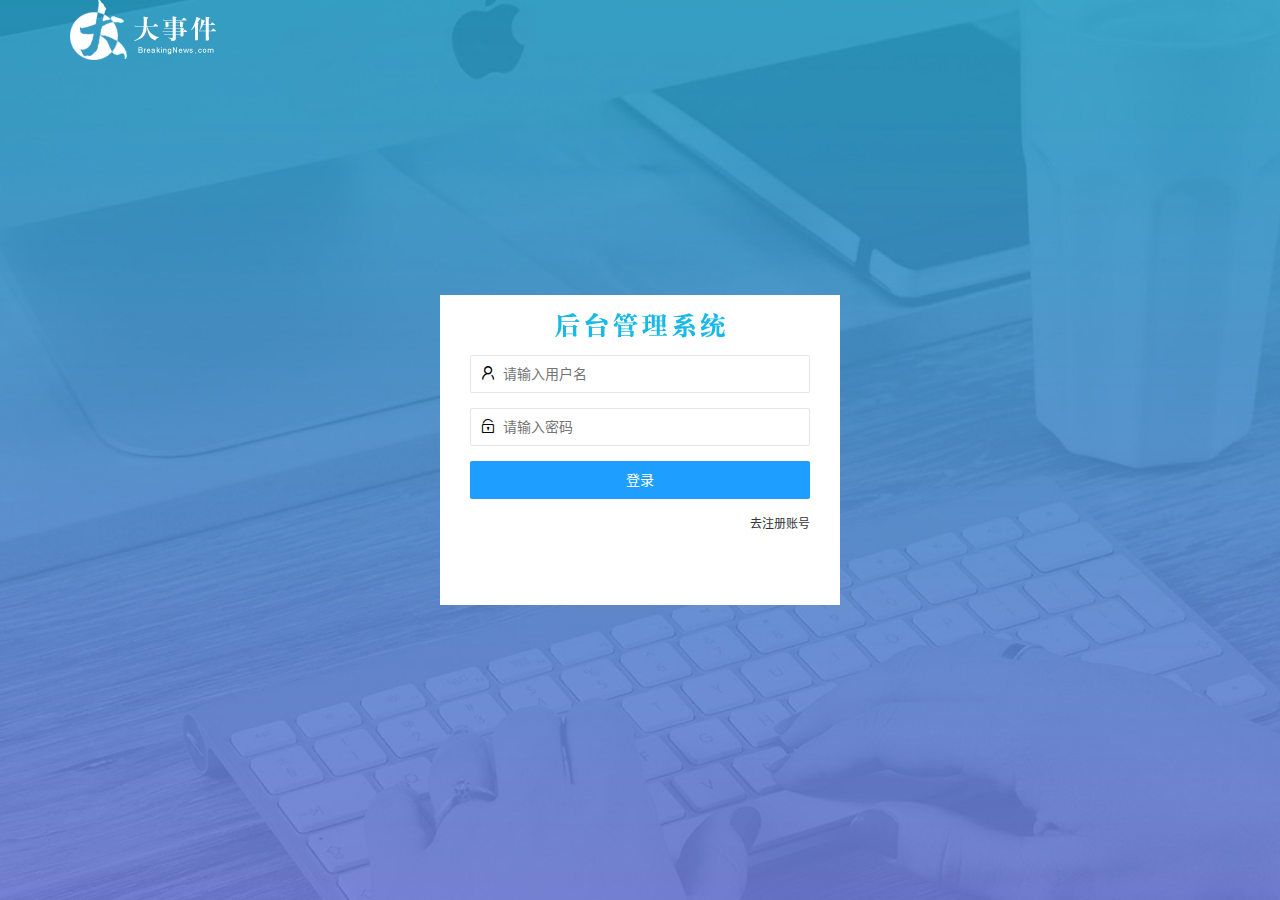
<file: login.html>
<!DOCTYPE html>
<html lang="zh-CN">

<head>
    <meta charset="UTF-8">
    <meta name="viewport"
        content="width=device-width, user-scalable=no, initial-scale=1.0, maximum-scale=1.0, minimum-scale=1.0">
    <meta http-equiv="X-UA-Compatible" content="ie=edge">
    <title>大事件-登录/注册</title>
    <!-- 导入layui的样式 -->
    <link rel="stylesheet" href="./assets/lib/layui/css/layui.css">
    <!-- 导入自己的样式表 -->
    <link rel="stylesheet" href="./assets/css/login.css">
</head>

<body>
    <!-- 头部 logo 区域 -->
    <div class="layui-main">
        <img src="./assets/images/logo.png" alt="">
    </div>

    <!-- 登录注册区域 -->
    <div class="loginAndRegBox">
        <div class="title-box"></div>
        <!-- 登录 -->
        <div class="login-box">
            <!-- 登录表单 -->
            <form class="layui-form" action="" id="form_login">
                <!-- 用户名输入框 -->
                <div class="layui-form-item">
                    <i class="layui-icon layui-icon-username"></i>
                    <input type="text" name="username" required lay-verify="required" placeholder="请输入用户名"
                        autocomplete="off" class="layui-input" id="username">
                </div>
                <!-- 密码输入框 -->
                <div class="layui-form-item">
                    <i class="layui-icon layui-icon-password"></i>
                    <input type="password" name="password" required lay-verify="required|pwd" placeholder="请输入密码"
                        autocomplete="off" class="layui-input" id="pwd">
                </div>
                <!-- 登录按钮 -->
                <div class="layui-form-item">
                    <button class="layui-btn layui-btn-normal layui-btn-fluid" lay-submit id="btn_login">登录</button>
                </div>
                <!-- 去注册 -->
                <div class="layui-form-item links">
                    <a href="javascript:;" id="link_reg">去注册账号</a>
                </div>
            </form>
        </div>
        <!-- 注册 -->
        <div class="reg-box">
            <form class="layui-form" action="" id="form_reg">
                <!-- 用户名输入框 -->
                <div class="layui-form-item">
                    <i class="layui-icon layui-icon-username"></i>
                    <input type="text" name="username" required lay-verify="required" placeholder="请输入用户名"
                        autocomplete="off" class="layui-input">
                </div>
                <!-- 密码输入框 -->
                <div class="layui-form-item">
                    <i class="layui-icon layui-icon-password"></i>
                    <input type="password" name="password" required lay-verify="required|pwd" placeholder="请输入密码"
                        autocomplete="off" class="layui-input">
                </div>
                <!-- 确认密码 -->
                <div class="layui-form-item">
                    <i class="layui-icon layui-icon-password"></i>
                    <input type="password" name="repassword" required lay-verify="required|pwd|repwd" placeholder="再次输入密码"
                        autocomplete="off" class="layui-input">
                </div>
                <!-- 注册按钮 -->
                <div class="layui-form-item">
                    <button class="layui-btn layui-btn-normal layui-btn-fluid" lay-submit id="btn_reg">注册</button>
                </div>
                <!-- 去登陆 -->
                <div class="layui-form-item links">
                    <a href="javascript:;" id="link_login">去登录</a>
                </div>
            </form>
        </div>
    </div>


    <!-- 导入Layui JS -->
    <script src="./assets/lib/layui/layui.all.js"></script>
    <!-- 导入jQuery -->
    <script src="./assets/lib/jquery.js"></script>
    <!-- 导入baseAPI.js -->
    <script src="./assets/js/baseAPI.js"></script>
    <!-- 导入JS -->
    <script src="./assets/js/login.js"></script>
</body>

</html>
</file>
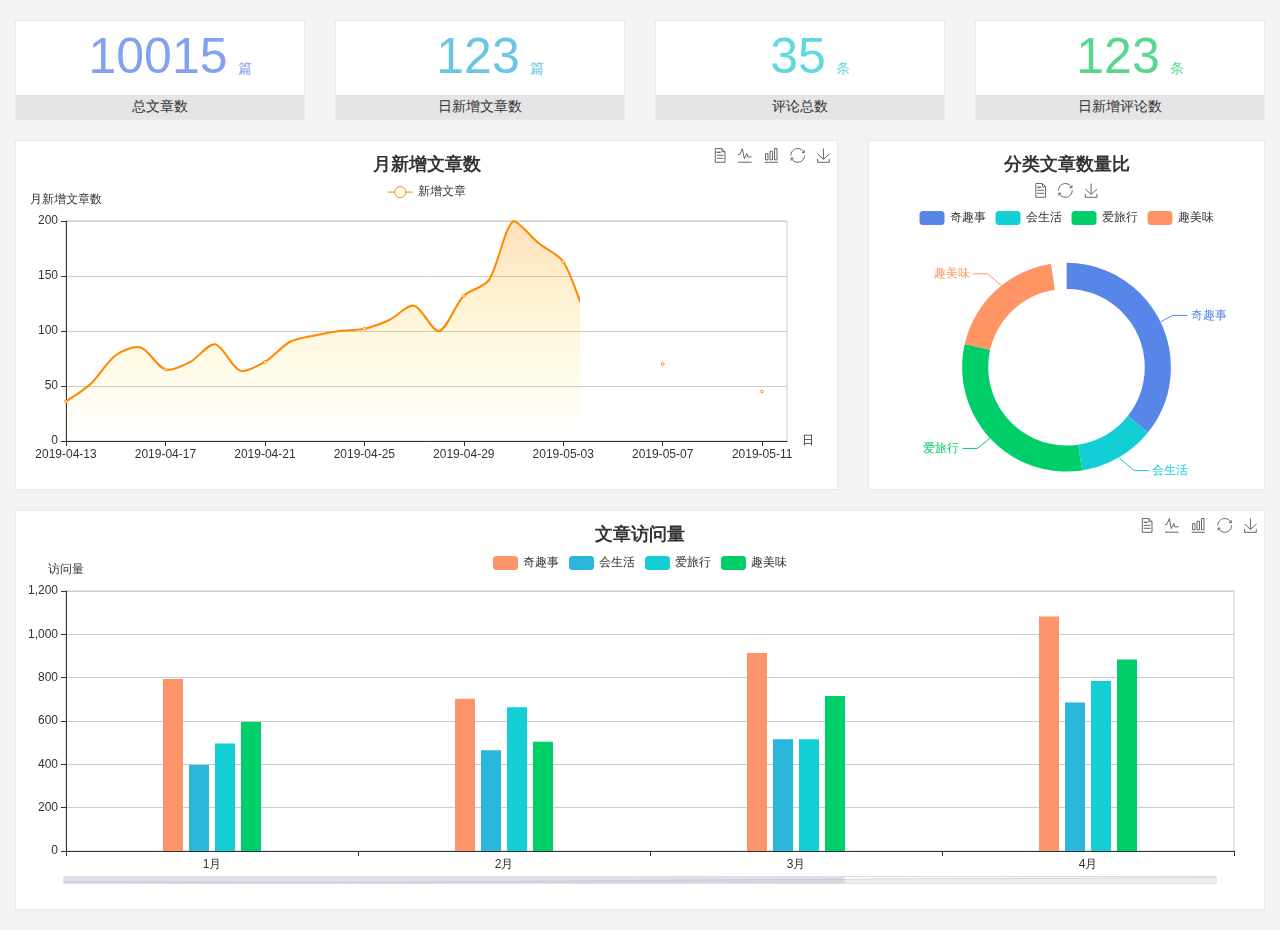
<file: home/dashboard.html>
<!DOCTYPE html>
<html lang="en">

<head>
  <meta charset="UTF-8">
  <meta name="viewport" content="width=device-width, initial-scale=1.0">
  <meta http-equiv="X-UA-Compatible" content="ie=edge">
  <title>图表统计</title>
  <link rel="stylesheet" href="../../assets/lib/bootstrap.css" />
  <link rel="stylesheet" href="../../assets/lib/main.css" />
  <script src="../../assets/lib/jquery.js"></script>
  <script type="text/javascript" src="../../assets/lib/echarts.min.js"></script>
</head>

<body>
  <div class="container-fluid">
    <div class="row spannel_list">
      <div class="col-sm-3 col-xs-6">
        <div class="spannel">
          <em>10015</em><span>篇</span>
          <b>总文章数</b>
        </div>
      </div>
      <div class="col-sm-3 col-xs-6">
        <div class="spannel scolor01">
          <em>123</em><span>篇</span>
          <b>日新增文章数</b>
        </div>
      </div>
      <div class="col-sm-3 col-xs-6">
        <div class="spannel scolor02">
          <em>35</em><span>条</span>
          <b>评论总数</b>
        </div>
      </div>
      <div class="col-sm-3 col-xs-6">
        <div class="spannel scolor03">
          <em>123</em><span>条</span>
          <b>日新增评论数</b>
        </div>
      </div>
    </div>
  </div>

  <div class="container-fluid">
    <div class="row curve-pie">
      <div class="col-lg-8 col-md-8">
        <div class="gragh_pannel" id="curve_show"></div>
      </div>
      <div class="col-lg-4 col-md-4">
        <div class="gragh_pannel" id="pie_show"></div>
      </div>
    </div>
  </div>

  <div class="container-fluid">
    <div class="column_pannel" id="column_show"></div>
  </div>

  <script>
    var oChart = echarts.init(document.getElementById('curve_show'));
    var aList_all = [
      { 'count': 36, 'date': '2019-04-13' },
      { 'count': 52, 'date': '2019-04-14' },
      { 'count': 78, 'date': '2019-04-15' },
      { 'count': 85, 'date': '2019-04-16' },
      { 'count': 65, 'date': '2019-04-17' },
      { 'count': 72, 'date': '2019-04-18' },
      { 'count': 88, 'date': '2019-04-19' },
      { 'count': 64, 'date': '2019-04-20' },
      { 'count': 72, 'date': '2019-04-21' },
      { 'count': 90, 'date': '2019-04-22' },
      { 'count': 96, 'date': '2019-04-23' },
      { 'count': 100, 'date': '2019-04-24' },
      { 'count': 102, 'date': '2019-04-25' },
      { 'count': 110, 'date': '2019-04-26' },
      { 'count': 123, 'date': '2019-04-27' },
      { 'count': 100, 'date': '2019-04-28' },
      { 'count': 132, 'date': '2019-04-29' },
      { 'count': 146, 'date': '2019-04-30' },
      { 'count': 200, 'date': '2019-05-01' },
      { 'count': 180, 'date': '2019-05-02' },
      { 'count': 163, 'date': '2019-05-03' },
      { 'count': 110, 'date': '2019-05-04' },
      { 'count': 80, 'date': '2019-05-05' },
      { 'count': 82, 'date': '2019-05-06' },
      { 'count': 70, 'date': '2019-05-07' },
      { 'count': 65, 'date': '2019-05-08' },
      { 'count': 54, 'date': '2019-05-09' },
      { 'count': 40, 'date': '2019-05-10' },
      { 'count': 45, 'date': '2019-05-11' },
      { 'count': 38, 'date': '2019-05-12' },
    ];

    let aCount = [];
    let aDate = [];

    for (var i = 0; i < aList_all.length; i++) {
      aCount.push(aList_all[i].count);
      aDate.push(aList_all[i].date);
    }

    var chartopt = {
      title: {
        text: '月新增文章数',
        left: 'center',
        top: '10'
      },
      tooltip: {
        trigger: 'axis'
      },
      legend: {
        data: ['新增文章'],
        top: '40'
      },
      toolbox: {
        show: true,
        feature: {
          mark: { show: true },
          dataView: { show: true, readOnly: false },
          magicType: { show: true, type: ['line', 'bar'] },
          restore: { show: true },
          saveAsImage: { show: true }
        }
      },
      calculable: true,
      xAxis: [
        {
          name: '日',
          type: 'category',
          boundaryGap: false,
          data: aDate
        }
      ],
      yAxis: [
        {
          name: '月新增文章数',
          type: 'value'
        }
      ],
      series: [
        {
          name: '新增文章',
          type: 'line',
          smooth: true,
          itemStyle: { normal: { areaStyle: { type: 'default' }, color: '#f80' }, lineStyle: { color: '#f80' } },
          data: aCount
        }],
      areaStyle: {
        normal: {
          color: new echarts.graphic.LinearGradient(0, 0, 0, 1, [{
            offset: 0,
            color: 'rgba(255,136,0,0.39)'
          }, {
            offset: .34,
            color: 'rgba(255,180,0,0.25)'
          }, {
            offset: 1,
            color: 'rgba(255,222,0,0.00)'
          }])

        }
      },
      grid: {
        show: true,
        x: 50,
        x2: 50,
        y: 80,
        height: 220
      }
    };

    oChart.setOption(chartopt);


    var oPie = echarts.init(document.getElementById('pie_show'));
    var oPieopt =
    {
      title: {
        top: 10,
        text: '分类文章数量比',
        x: 'center'
      },
      tooltip: {
        trigger: 'item',
        formatter: "{a} <br/>{b} : {c} ({d}%)"
      },
      color: ['#5885e8', '#13cfd5', '#00ce68', '#ff9565'],
      legend: {
        x: 'center',
        top: 65,
        data: ['奇趣事', '会生活', '爱旅行', '趣美味']
      },
      toolbox: {
        show: true,
        x: 'center',
        top: 35,
        feature: {
          mark: { show: true },
          dataView: { show: true, readOnly: false },
          magicType: {
            show: true,
            type: ['pie', 'funnel'],
            option: {
              funnel: {
                x: '25%',
                width: '50%',
                funnelAlign: 'left',
                max: 1548
              }
            }
          },
          restore: { show: true },
          saveAsImage: { show: true }
        }
      },
      calculable: true,
      series: [
        {
          name: '访问来源',
          type: 'pie',
          radius: ['45%', '60%'],
          center: ['50%', '65%'],
          data: [
            { value: 300, name: '奇趣事' },
            { value: 100, name: '会生活' },
            { value: 260, name: '爱旅行' },
            { value: 180, name: '趣美味' }
          ]
        }
      ]
    };
    oPie.setOption(oPieopt);



    var oColumn = this.echarts.init(document.getElementById('column_show'));
    var oColumnopt =
    {
      title: {
        text: '文章访问量',
        left: 'center',
        top: '10'
      },
      tooltip: {
        trigger: 'axis'
      },
      legend: {
        data: ['奇趣事', '会生活', '爱旅行', '趣美味'],
        top: '40'
      },
      toolbox: {
        show: true,
        feature: {
          mark: { show: true },
          dataView: { show: true, readOnly: false },
          magicType: { show: true, type: ['line', 'bar'] },
          restore: { show: true },
          saveAsImage: { show: true }
        }
      },
      calculable: true,
      xAxis: [
        {
          type: 'category',
          data: ['1月', '2月', '3月', '4月', '5月']
        }
      ],
      yAxis: [
        {
          name: '访问量',
          type: 'value'
        }
      ],
      series: [
        {
          name: '奇趣事',
          type: 'bar',
          barWidth: 20,
          itemStyle: {
            normal: { areaStyle: { type: 'default' }, color: '#fd956a' }
          },
          data: [800, 708, 920, 1090, 1200]
        },
        {
          name: '会生活',
          type: 'bar',
          barWidth: 20,
          itemStyle: {
            normal: { areaStyle: { type: 'default' }, color: '#2bb6db' }
          },
          data: [400, 468, 520, 690, 800]
        },
        {
          name: '爱旅行',
          type: 'bar',
          barWidth: 20,
          itemStyle: {
            normal: { areaStyle: { type: 'default' }, color: '#13cfd5' }
          },
          data: [500, 668, 520, 790, 900]
        },
        {
          name: '趣美味',
          type: 'bar',
          barWidth: 20,
          itemStyle: {
            normal: { areaStyle: { type: 'default' }, color: '#00ce68' }
          },
          data: [600, 508, 720, 890, 1000]
        }
      ],
      grid: {
        show: true,
        x: 50,
        x2: 30,
        y: 80,
        height: 260
      },
      dataZoom: [//给x轴设置滚动条
        {
          start: 0,//默认为0
          end: 100 - 1000 / 31,//默认为100
          type: 'slider',
          show: true,
          xAxisIndex: [0],
          handleSize: 0,//滑动条的 左右2个滑动条的大小
          height: 8,//组件高度
          left: 45, //左边的距离
          right: 50,//右边的距离
          bottom: 26,//右边的距离
          handleColor: '#ddd',//h滑动图标的颜色
          handleStyle: {
            borderColor: "#cacaca",
            borderWidth: "1",
            shadowBlur: 2,
            background: "#ddd",
            shadowColor: "#ddd",
          }
        }]
    };
    oColumn.setOption(oColumnopt);
  </script>
</body>

</html>
</file>
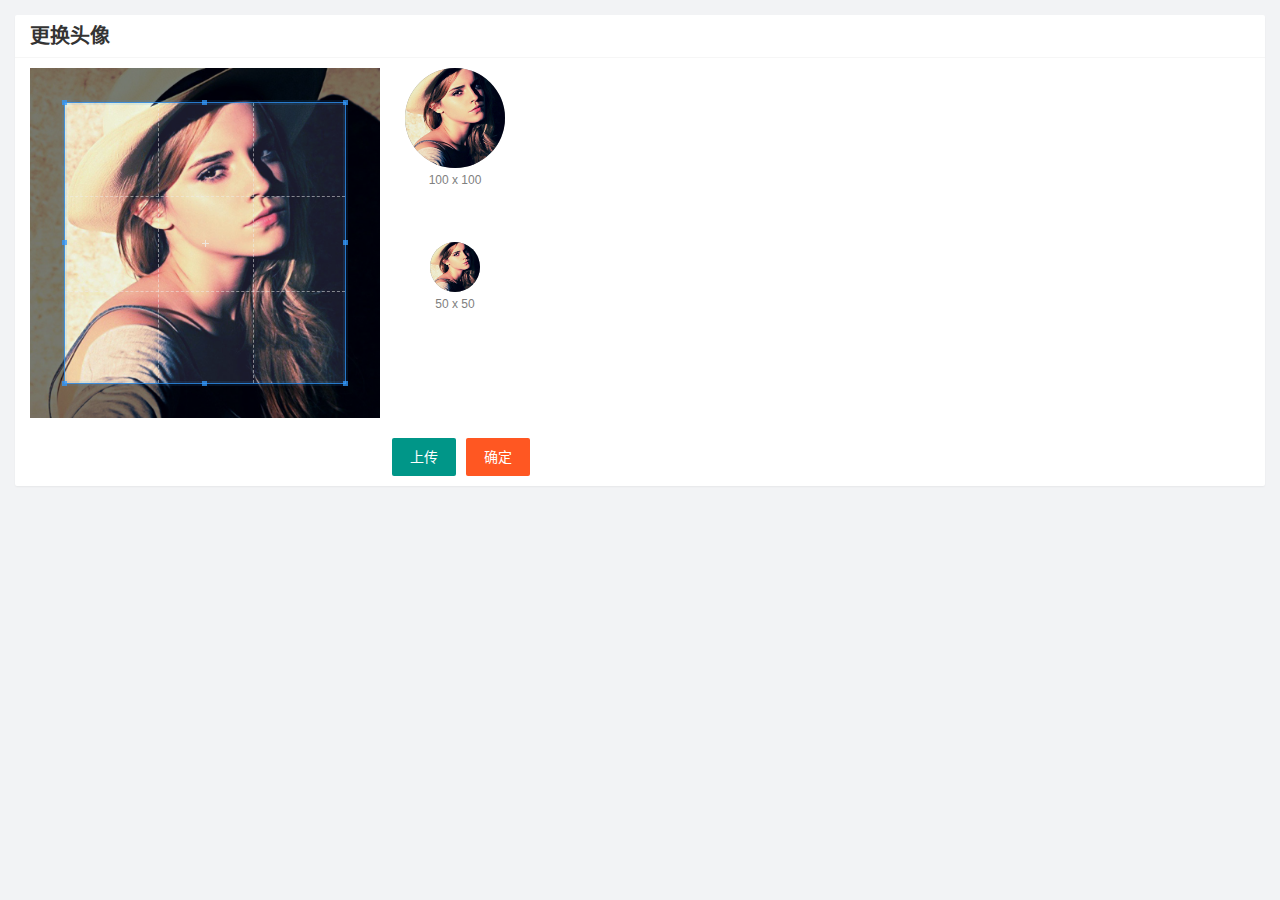
<file: user/user.avatar.html>
<!DOCTYPE html>
<html lang="zh-CN">

<head>
    <meta charset="UTF-8">
    <meta name="viewport"
        content="width=device-width, user-scalable=no, initial-scale=1.0, maximum-scale=1.0, minimum-scale=1.0">
    <meta http-equiv="X-UA-Compatible" content="ie=edge">
    <title>Document</title>
    <link rel="stylesheet" href="../assets/lib/cropper/cropper.css">
    <link rel="stylesheet" href="../assets/lib/layui/css/layui.css">
    <link rel="stylesheet" href="../assets/css/user/user.avatar.css">
</head>

<body>
    <div class="layui-card">
        <div class="layui-card-header">更换头像</div>
        <div class="layui-card-body">
            <!-- 第一行的图片裁剪和预览区域 -->
            <div class="row1">
                <!-- 图片裁剪区域 -->
                <div class="cropper-box">
                    <!-- 这个 img 标签很重要，将来会把它初始化为裁剪区域 -->
                    <img id="image" src="../assets/images/sample.jpg" />
                </div>
                <!-- 图片的预览区域 -->
                <div class="preview-box">
                    <div>
                        <!-- 宽高为 100px 的预览区域 -->
                        <div class="img-preview w100"></div>
                        <p class="size">100 x 100</p>
                    </div>
                    <div>
                        <!-- 宽高为 50px 的预览区域 -->
                        <div class="img-preview w50"></div>
                        <p class="size">50 x 50</p>
                    </div>
                </div>
            </div>

            <!-- 第二行的按钮区域 -->
            <div class="row2">
                <!-- 文件选择控件 可以通过accept指定用户可以选择什么类型的文件 -->
                <input type="file" id="file" accept="image/png,image/jpeg">
                <button type="button" class="layui-btn" id="btnChooseImage">上传</button>
                <button type="button" class="layui-btn layui-btn-danger" id="btnUpload">确定</button>
            </div>
        </div>
    </div>


    <script src="../assets/lib/layui/layui.all.js"></script>
    <script src="../assets/lib/jquery.js"></script>
    <script src="../assets/lib/cropper/Cropper.js"></script>
    <script src="../assets/lib/cropper/jquery-cropper.js"></script>
    <script src="../assets/js/baseAPI.js"></script>
    <script src="../assets/js/user/user_avatar.js"></script>
</body>

</html>
</file>
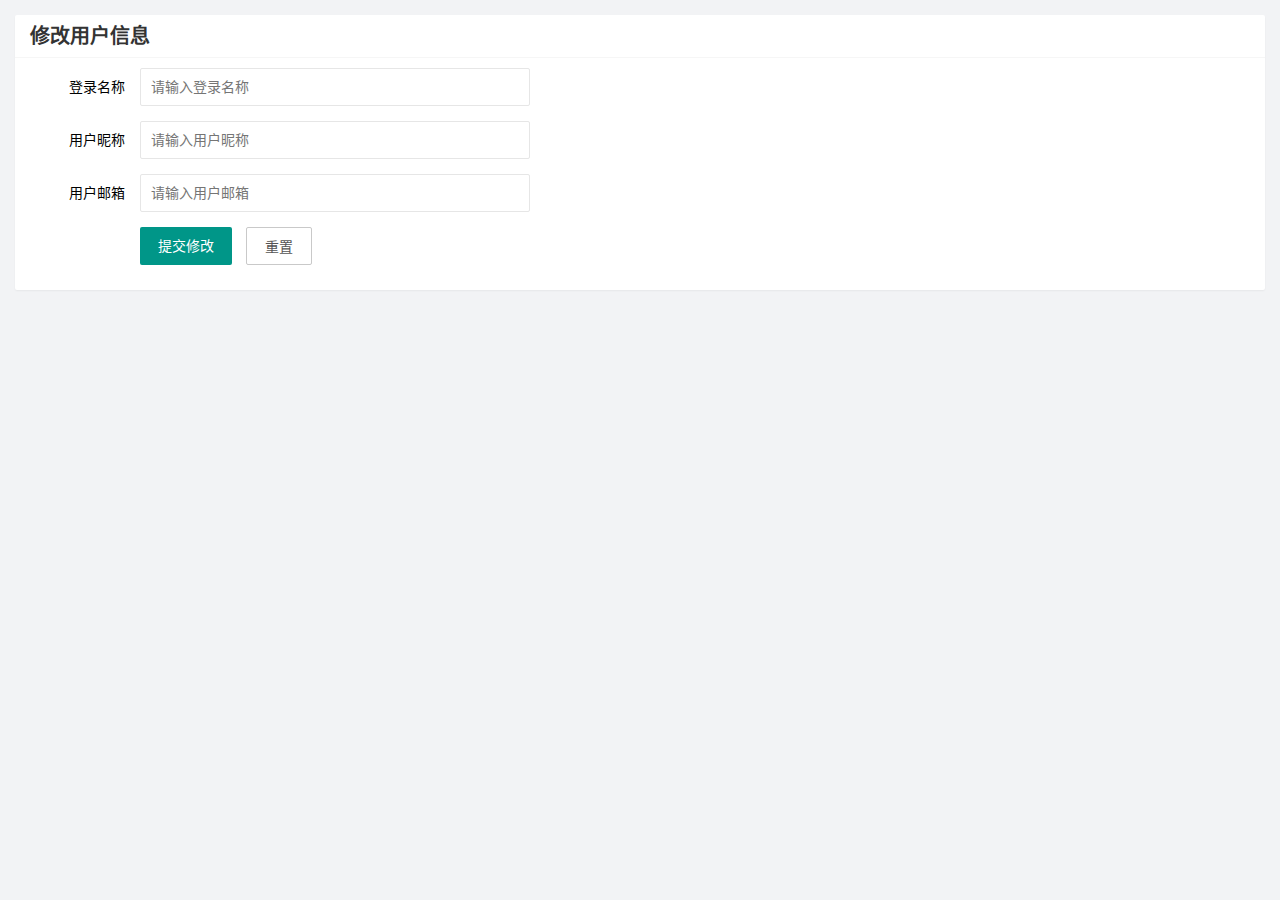
<file: user/user_info.html>
<!DOCTYPE html>
<html lang="zh-CN">

<head>
    <meta charset="UTF-8">
    <meta name="viewport"
        content="width=device-width, user-scalable=no, initial-scale=1.0, maximum-scale=1.0, minimum-scale=1.0">
    <meta http-equiv="X-UA-Compatible" content="ie=edge">
    <title>Document</title>
    <!-- 导入 layui 样式 -->
    <link rel="stylesheet" href="../assets/lib/layui/css/layui.css">
    <!-- 导入自定义样式 -->
    <link rel="stylesheet" href="../assets/css/user/user_info.css">
</head>

<body>
    <!-- 卡片面板 -->
    <div class="layui-card">
        <!-- 面板标题 -->
        <div class="layui-card-header">修改用户信息</div>
        <div class="layui-card-body">
            <form class="layui-form" lay-filter="formUserInfo" id="formUserInfo">
                <!-- 隐藏域 保存 id 属性 -->
                <input type="hidden" name="id" value="">
                <!-- 登录名称 -->
                <div class="layui-form-item">
                    <label class="layui-form-label">登录名称</label>
                    <div class="layui-input-block">
                        <input type="text" name="username" required lay-verify="required" placeholder="请输入登录名称"
                            autocomplete="off" class="layui-input" readonly>
                    </div>
                </div>
                <!-- 用户昵称 -->
                <div class="layui-form-item">
                    <label class="layui-form-label">用户昵称</label>
                    <div class="layui-input-block">
                        <input type="text" name="nickname" required lay-verify="required|nickname" placeholder="请输入用户昵称"
                            autocomplete="off" class="layui-input">
                    </div>
                </div>
                <!-- 用户邮箱 -->
                <div class="layui-form-item">
                    <label class="layui-form-label">用户邮箱</label>
                    <div class="layui-input-block">
                        <input type="text" name="email" required lay-verify="required" placeholder="请输入用户邮箱"
                            autocomplete="off" class="layui-input">
                    </div>
                </div>
                <!-- 提交重置 -->
                <div class="layui-form-item">
                    <div class="layui-input-block">
                      <button class="layui-btn" lay-submit lay-filter="formDemo">提交修改</button>
                      <button type="reset" class="layui-btn layui-btn-primary" id="btnReset">重置</button>
                    </div>
                  </div>
            </form>
        </div>
    </div>

    <!-- 导入 layui 的 js文件 -->
    <script src="../assets/lib/layui/layui.all.js"></script>
    <!-- 导入 jQuery 的js文件 -->
    <script src="../assets/lib/jquery.js"></script>
    <!-- 导入 baseAPI js文件 -->
    <script src="../assets/js/baseAPI.js"></script>
    <!-- 导入自定以 js 文件 -->
    <script src="../assets/js/user/user_info.js"></script>
</body>

</html>
</file>
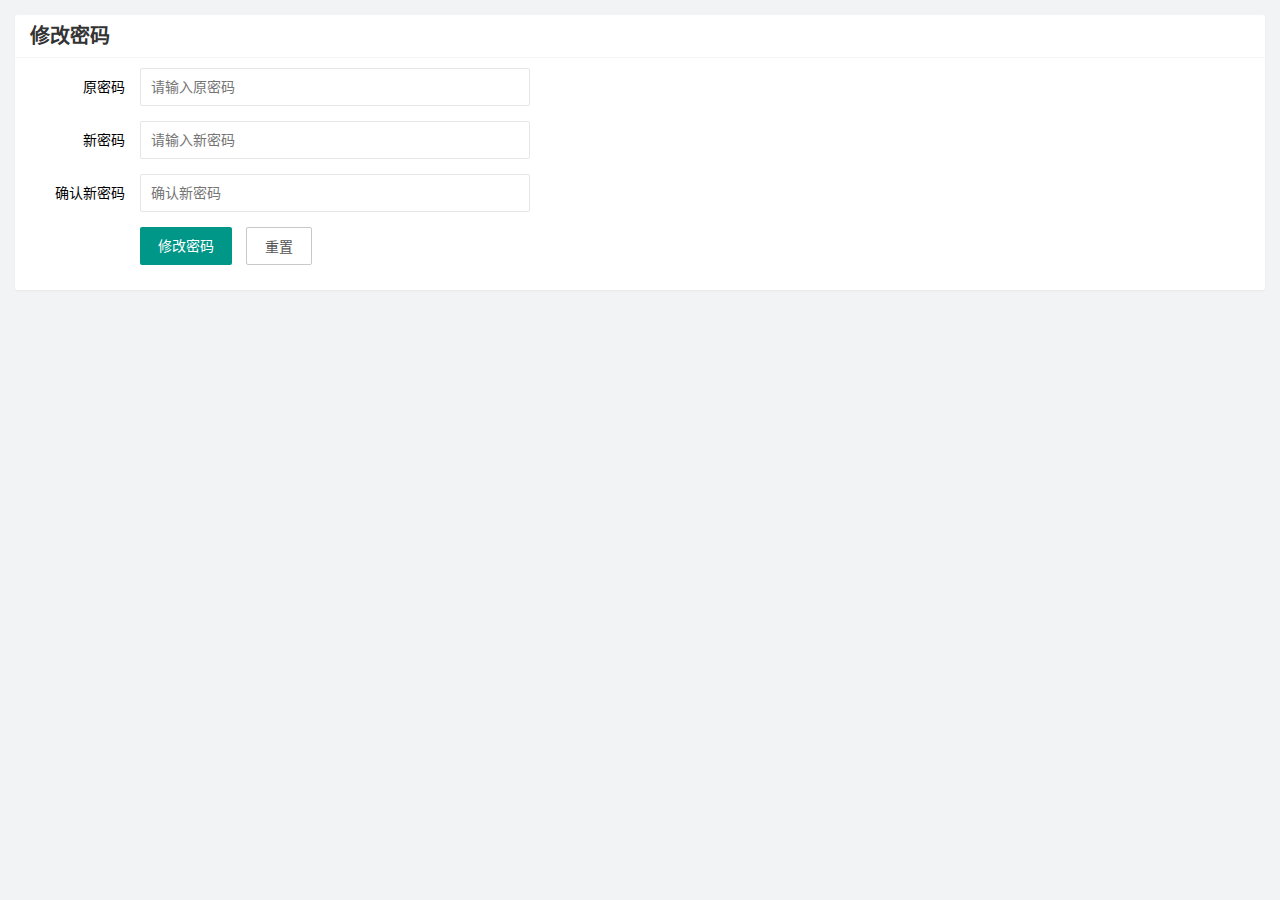
<file: user/user_pwd.html>
<!DOCTYPE html>
<html lang="zh-CN">

<head>
    <meta charset="UTF-8">
    <meta name="viewport" content="width=device-width, user-scalable=no, initial-scale=1.0, maximum-scale=1.0, minimum-scale=1.0">
    <meta http-equiv="X-UA-Compatible" content="ie=edge">
    <title>Document</title>
   <!-- 导入 layui 样式 -->
   <link rel="stylesheet" href="../assets/lib/layui/css/layui.css">
   <!-- 导入自定义样式 -->
   <link rel="stylesheet" href="../assets/css/user/user_pwd.css">
</head>

<body>
     <!-- 卡片面板 -->
     <div class="layui-card">
        <!-- 面板标题 -->
        <div class="layui-card-header">修改密码</div>
        <div class="layui-card-body">
            <form class="layui-form" lay-filter="formUserInfo">
                <!-- 旧密码 -->
                <div class="layui-form-item">
                    <label class="layui-form-label">原密码</label>
                    <div class="layui-input-block">
                        <input type="password" name="oldPwd" required lay-verify="required|pwd" placeholder="请输入原密码"
                            autocomplete="off" class="layui-input" >
                    </div>
                </div>
                <!-- 新密码 -->
                <div class="layui-form-item">
                    <label class="layui-form-label">新密码</label>
                    <div class="layui-input-block">
                        <input type="password" name="newPwd" required lay-verify="required|pwd|samePwd" placeholder="请输入新密码"
                            autocomplete="off" class="layui-input">
                    </div>
                </div>
                <!-- 确认新密码 -->
                <div class="layui-form-item">
                    <label class="layui-form-label">确认新密码</label>
                    <div class="layui-input-block">
                        <input type="password" name="rePwd" required lay-verify="required|pwd|repwd" placeholder="确认新密码"
                            autocomplete="off" class="layui-input">
                    </div>
                </div>
                <!-- 提交重置 -->
                <div class="layui-form-item">
                    <div class="layui-input-block">
                      <button class="layui-btn" lay-submit lay-filter="formDemo">修改密码</button>
                      <button type="reset" class="layui-btn layui-btn-primary" id="btnReset">重置</button>
                    </div>
                  </div>
            </form>
        </div>
    </div>

    <!-- 导入 layui js 文件 -->
    <script src="../assets/lib/layui/layui.all.js"></script>
    <!-- 导入 jQuery -->
    <script src="../assets/lib/jquery.js"></script>
    <!-- 导入 baseAPI js 文件 -->
    <script src="../assets/js/baseAPI.js"></script>
    <!-- 导入自定义 js -->
    <script src="../assets/js/user/user_pwd.js"></script>
</body>

</html>
</file>
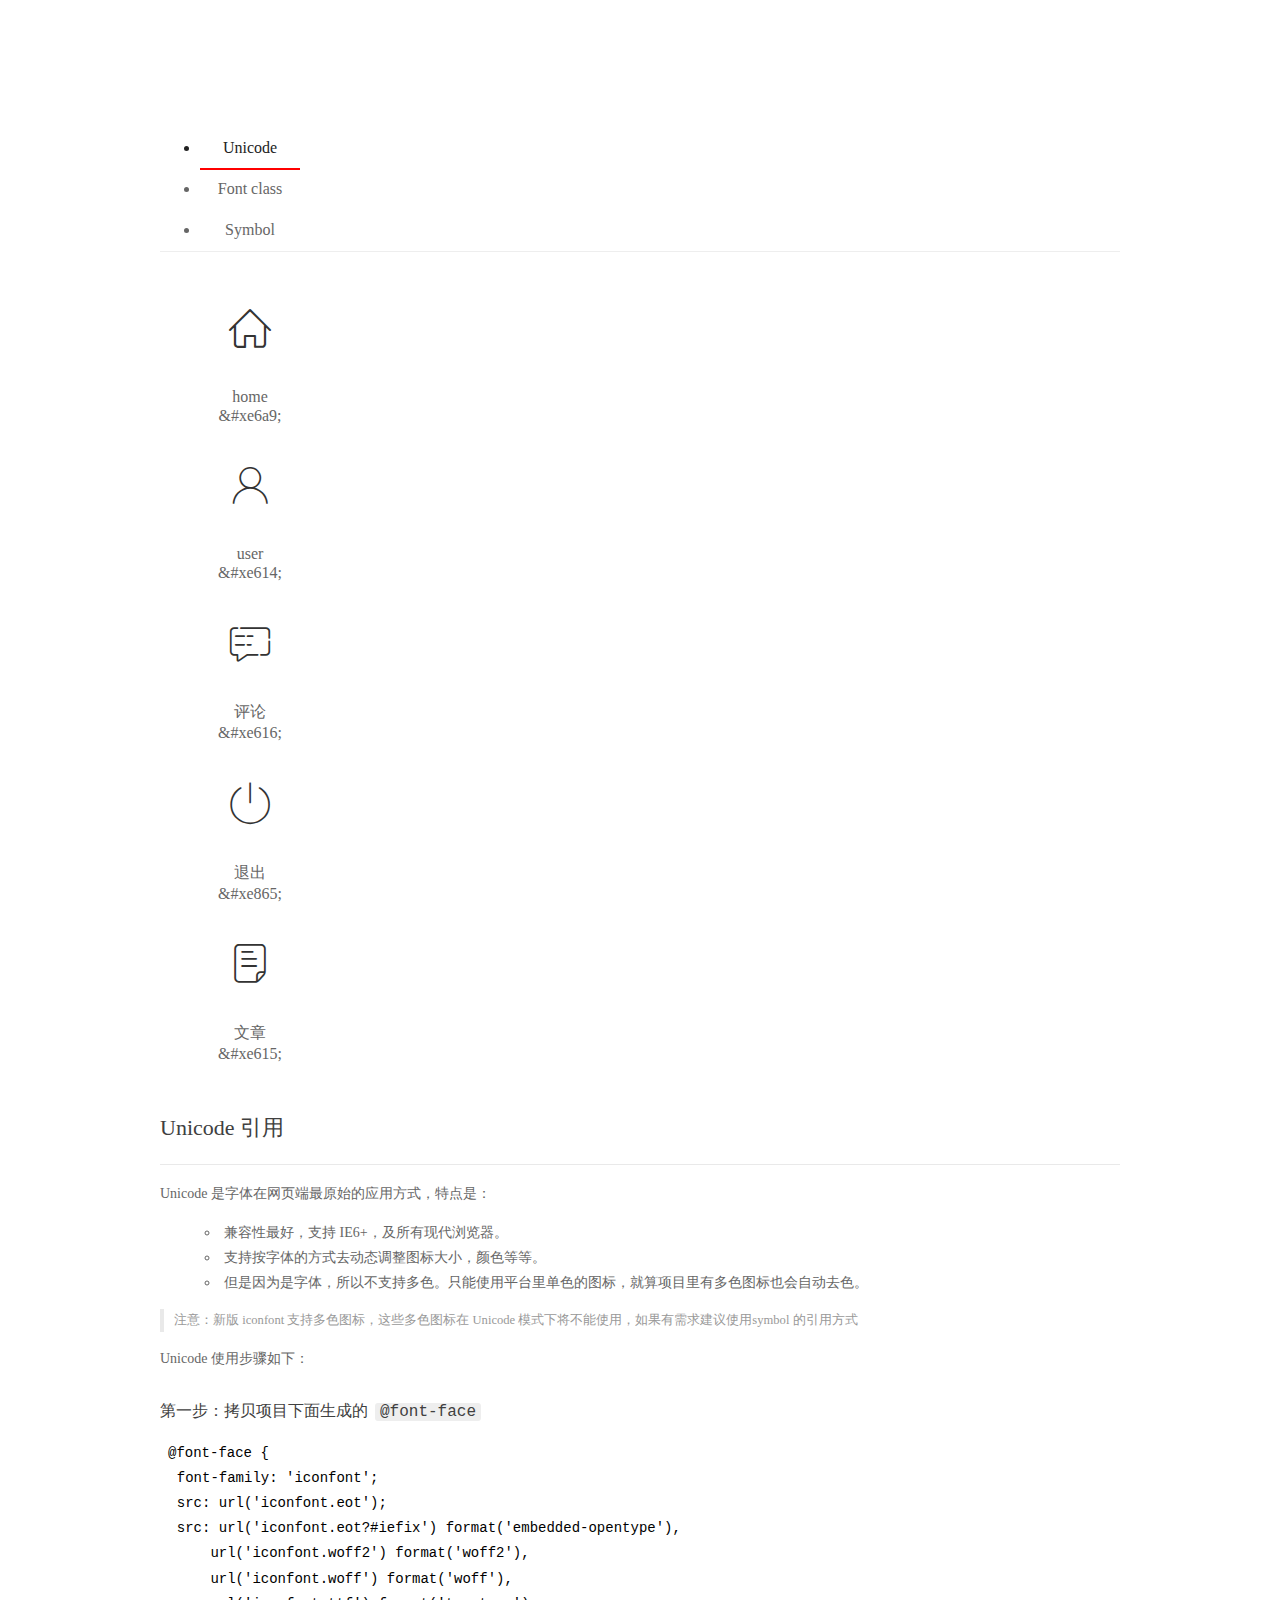
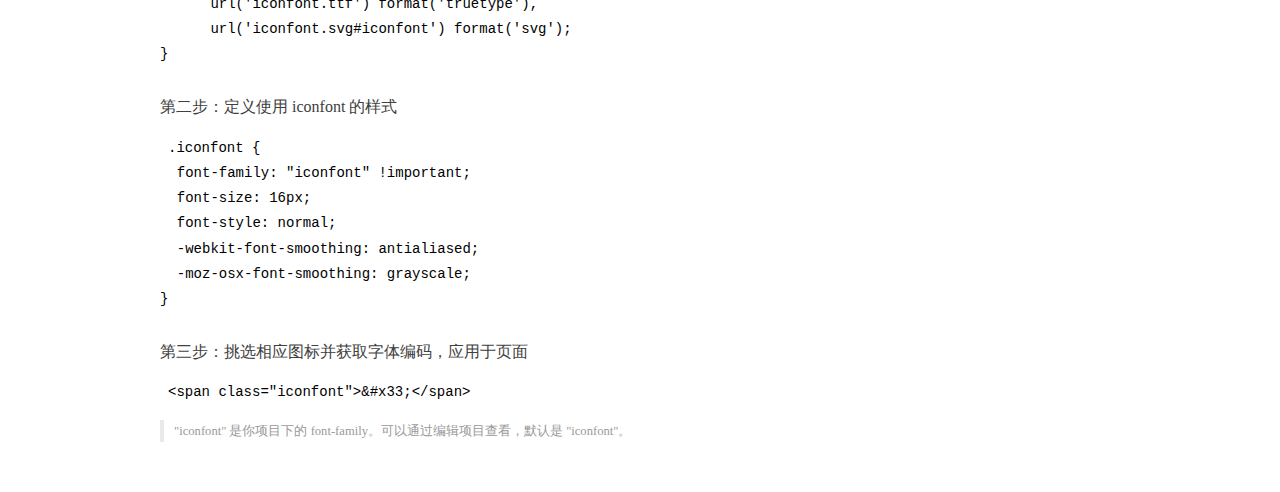
<file: assets/fonts/demo_index.html>
<!DOCTYPE html>
<html>
<head>
  <meta charset="utf-8"/>
  <title>IconFont Demo</title>
  <link rel="shortcut icon" href="https://gtms04.alicdn.com/tps/i4/TB1_oz6GVXXXXaFXpXXJDFnIXXX-64-64.ico" type="image/x-icon"/>
  <link rel="stylesheet" href="https://g.alicdn.com/thx/cube/1.3.2/cube.min.css">
  <link rel="stylesheet" href="demo.css">
  <link rel="stylesheet" href="iconfont.css">
  <script src="iconfont.js"></script>
  <!-- jQuery -->
  <script src="https://a1.alicdn.com/oss/uploads/2018/12/26/7bfddb60-08e8-11e9-9b04-53e73bb6408b.js"></script>
  <!-- 代码高亮 -->
  <script src="https://a1.alicdn.com/oss/uploads/2018/12/26/a3f714d0-08e6-11e9-8a15-ebf944d7534c.js"></script>
</head>
<body>
  <div class="main">
    <h1 class="logo"><a href="https://www.iconfont.cn/" title="iconfont 首页" target="_blank">&#xe86b;</a></h1>
    <div class="nav-tabs">
      <ul id="tabs" class="dib-box">
        <li class="dib active"><span>Unicode</span></li>
        <li class="dib"><span>Font class</span></li>
        <li class="dib"><span>Symbol</span></li>
      </ul>
      
    </div>
    <div class="tab-container">
      <div class="content unicode" style="display: block;">
          <ul class="icon_lists dib-box">
          
            <li class="dib">
              <span class="icon iconfont">&#xe6a9;</span>
                <div class="name">home</div>
                <div class="code-name">&amp;#xe6a9;</div>
              </li>
          
            <li class="dib">
              <span class="icon iconfont">&#xe614;</span>
                <div class="name">user</div>
                <div class="code-name">&amp;#xe614;</div>
              </li>
          
            <li class="dib">
              <span class="icon iconfont">&#xe616;</span>
                <div class="name">评论</div>
                <div class="code-name">&amp;#xe616;</div>
              </li>
          
            <li class="dib">
              <span class="icon iconfont">&#xe865;</span>
                <div class="name">退出</div>
                <div class="code-name">&amp;#xe865;</div>
              </li>
          
            <li class="dib">
              <span class="icon iconfont">&#xe615;</span>
                <div class="name">文章</div>
                <div class="code-name">&amp;#xe615;</div>
              </li>
          
          </ul>
          <div class="article markdown">
          <h2 id="unicode-">Unicode 引用</h2>
          <hr>

          <p>Unicode 是字体在网页端最原始的应用方式，特点是：</p>
          <ul>
            <li>兼容性最好，支持 IE6+，及所有现代浏览器。</li>
            <li>支持按字体的方式去动态调整图标大小，颜色等等。</li>
            <li>但是因为是字体，所以不支持多色。只能使用平台里单色的图标，就算项目里有多色图标也会自动去色。</li>
          </ul>
          <blockquote>
            <p>注意：新版 iconfont 支持多色图标，这些多色图标在 Unicode 模式下将不能使用，如果有需求建议使用symbol 的引用方式</p>
          </blockquote>
          <p>Unicode 使用步骤如下：</p>
          <h3 id="-font-face">第一步：拷贝项目下面生成的 <code>@font-face</code></h3>
<pre><code class="language-css"
>@font-face {
  font-family: 'iconfont';
  src: url('iconfont.eot');
  src: url('iconfont.eot?#iefix') format('embedded-opentype'),
      url('iconfont.woff2') format('woff2'),
      url('iconfont.woff') format('woff'),
      url('iconfont.ttf') format('truetype'),
      url('iconfont.svg#iconfont') format('svg');
}
</code></pre>
          <h3 id="-iconfont-">第二步：定义使用 iconfont 的样式</h3>
<pre><code class="language-css"
>.iconfont {
  font-family: "iconfont" !important;
  font-size: 16px;
  font-style: normal;
  -webkit-font-smoothing: antialiased;
  -moz-osx-font-smoothing: grayscale;
}
</code></pre>
          <h3 id="-">第三步：挑选相应图标并获取字体编码，应用于页面</h3>
<pre>
<code class="language-html"
>&lt;span class="iconfont"&gt;&amp;#x33;&lt;/span&gt;
</code></pre>
          <blockquote>
            <p>"iconfont" 是你项目下的 font-family。可以通过编辑项目查看，默认是 "iconfont"。</p>
          </blockquote>
          </div>
      </div>
      <div class="content font-class">
        <ul class="icon_lists dib-box">
          
          <li class="dib">
            <span class="icon iconfont icon-home"></span>
            <div class="name">
              home
            </div>
            <div class="code-name">.icon-home
            </div>
          </li>
          
          <li class="dib">
            <span class="icon iconfont icon-user"></span>
            <div class="name">
              user
            </div>
            <div class="code-name">.icon-user
            </div>
          </li>
          
          <li class="dib">
            <span class="icon iconfont icon-pinglun"></span>
            <div class="name">
              评论
            </div>
            <div class="code-name">.icon-pinglun
            </div>
          </li>
          
          <li class="dib">
            <span class="icon iconfont icon-tuichu"></span>
            <div class="name">
              退出
            </div>
            <div class="code-name">.icon-tuichu
            </div>
          </li>
          
          <li class="dib">
            <span class="icon iconfont icon-16"></span>
            <div class="name">
              文章
            </div>
            <div class="code-name">.icon-16
            </div>
          </li>
          
        </ul>
        <div class="article markdown">
        <h2 id="font-class-">font-class 引用</h2>
        <hr>

        <p>font-class 是 Unicode 使用方式的一种变种，主要是解决 Unicode 书写不直观，语意不明确的问题。</p>
        <p>与 Unicode 使用方式相比，具有如下特点：</p>
        <ul>
          <li>兼容性良好，支持 IE8+，及所有现代浏览器。</li>
          <li>相比于 Unicode 语意明确，书写更直观。可以很容易分辨这个 icon 是什么。</li>
          <li>因为使用 class 来定义图标，所以当要替换图标时，只需要修改 class 里面的 Unicode 引用。</li>
          <li>不过因为本质上还是使用的字体，所以多色图标还是不支持的。</li>
        </ul>
        <p>使用步骤如下：</p>
        <h3 id="-fontclass-">第一步：引入项目下面生成的 fontclass 代码：</h3>
<pre><code class="language-html">&lt;link rel="stylesheet" href="./iconfont.css"&gt;
</code></pre>
        <h3 id="-">第二步：挑选相应图标并获取类名，应用于页面：</h3>
<pre><code class="language-html">&lt;span class="iconfont icon-xxx"&gt;&lt;/span&gt;
</code></pre>
        <blockquote>
          <p>"
            iconfont" 是你项目下的 font-family。可以通过编辑项目查看，默认是 "iconfont"。</p>
        </blockquote>
      </div>
      </div>
      <div class="content symbol">
          <ul class="icon_lists dib-box">
          
            <li class="dib">
                <svg class="icon svg-icon" aria-hidden="true">
                  <use xlink:href="#icon-home"></use>
                </svg>
                <div class="name">home</div>
                <div class="code-name">#icon-home</div>
            </li>
          
            <li class="dib">
                <svg class="icon svg-icon" aria-hidden="true">
                  <use xlink:href="#icon-user"></use>
                </svg>
                <div class="name">user</div>
                <div class="code-name">#icon-user</div>
            </li>
          
            <li class="dib">
                <svg class="icon svg-icon" aria-hidden="true">
                  <use xlink:href="#icon-pinglun"></use>
                </svg>
                <div class="name">评论</div>
                <div class="code-name">#icon-pinglun</div>
            </li>
          
            <li class="dib">
                <svg class="icon svg-icon" aria-hidden="true">
                  <use xlink:href="#icon-tuichu"></use>
                </svg>
                <div class="name">退出</div>
                <div class="code-name">#icon-tuichu</div>
            </li>
          
            <li class="dib">
                <svg class="icon svg-icon" aria-hidden="true">
                  <use xlink:href="#icon-16"></use>
                </svg>
                <div class="name">文章</div>
                <div class="code-name">#icon-16</div>
            </li>
          
          </ul>
          <div class="article markdown">
          <h2 id="symbol-">Symbol 引用</h2>
          <hr>

          <p>这是一种全新的使用方式，应该说这才是未来的主流，也是平台目前推荐的用法。相关介绍可以参考这篇<a href="">文章</a>
            这种用法其实是做了一个 SVG 的集合，与另外两种相比具有如下特点：</p>
          <ul>
            <li>支持多色图标了，不再受单色限制。</li>
            <li>通过一些技巧，支持像字体那样，通过 <code>font-size</code>, <code>color</code> 来调整样式。</li>
            <li>兼容性较差，支持 IE9+，及现代浏览器。</li>
            <li>浏览器渲染 SVG 的性能一般，还不如 png。</li>
          </ul>
          <p>使用步骤如下：</p>
          <h3 id="-symbol-">第一步：引入项目下面生成的 symbol 代码：</h3>
<pre><code class="language-html">&lt;script src="./iconfont.js"&gt;&lt;/script&gt;
</code></pre>
          <h3 id="-css-">第二步：加入通用 CSS 代码（引入一次就行）：</h3>
<pre><code class="language-html">&lt;style&gt;
.icon {
  width: 1em;
  height: 1em;
  vertical-align: -0.15em;
  fill: currentColor;
  overflow: hidden;
}
&lt;/style&gt;
</code></pre>
          <h3 id="-">第三步：挑选相应图标并获取类名，应用于页面：</h3>
<pre><code class="language-html">&lt;svg class="icon" aria-hidden="true"&gt;
  &lt;use xlink:href="#icon-xxx"&gt;&lt;/use&gt;
&lt;/svg&gt;
</code></pre>
          </div>
      </div>

    </div>
  </div>
  <script>
  $(document).ready(function () {
      $('.tab-container .content:first').show()

      $('#tabs li').click(function (e) {
        var tabContent = $('.tab-container .content')
        var index = $(this).index()

        if ($(this).hasClass('active')) {
          return
        } else {
          $('#tabs li').removeClass('active')
          $(this).addClass('active')

          tabContent.hide().eq(index).fadeIn()
        }
      })
    })
  </script>
</body>
</html>
</file>
<file: assets/lib/layui/css/layui.css>
/** layui-v2.5.5 MIT License By https://www.layui.com */
 .layui-inline,img{display:inline-block;vertical-align:middle}h1,h2,h3,h4,h5,h6{font-weight:400}.layui-edge,.layui-header,.layui-inline,.layui-main{position:relative}.layui-body,.layui-edge,.layui-elip{overflow:hidden}.layui-btn,.layui-edge,.layui-inline,img{vertical-align:middle}.layui-btn,.layui-disabled,.layui-icon,.layui-unselect{-moz-user-select:none;-webkit-user-select:none;-ms-user-select:none}.layui-elip,.layui-form-checkbox span,.layui-form-pane .layui-form-label{text-overflow:ellipsis;white-space:nowrap}.layui-breadcrumb,.layui-tree-btnGroup{visibility:hidden}blockquote,body,button,dd,div,dl,dt,form,h1,h2,h3,h4,h5,h6,input,li,ol,p,pre,td,textarea,th,ul{margin:0;padding:0;-webkit-tap-highlight-color:rgba(0,0,0,0)}a:active,a:hover{outline:0}img{border:none}li{list-style:none}table{border-collapse:collapse;border-spacing:0}h4,h5,h6{font-size:100%}button,input,optgroup,option,select,textarea{font-family:inherit;font-size:inherit;font-style:inherit;font-weight:inherit;outline:0}pre{white-space:pre-wrap;white-space:-moz-pre-wrap;white-space:-pre-wrap;white-space:-o-pre-wrap;word-wrap:break-word}body{line-height:24px;font:14px Helvetica Neue,Helvetica,PingFang SC,Tahoma,Arial,sans-serif}hr{height:1px;margin:10px 0;border:0;clear:both}a{color:#333;text-decoration:none}a:hover{color:#777}a cite{font-style:normal;*cursor:pointer}.layui-border-box,.layui-border-box *{box-sizing:border-box}.layui-box,.layui-box *{box-sizing:content-box}.layui-clear{clear:both;*zoom:1}.layui-clear:after{content:'\20';clear:both;*zoom:1;display:block;height:0}.layui-inline{*display:inline;*zoom:1}.layui-edge{display:inline-block;width:0;height:0;border-width:6px;border-style:dashed;border-color:transparent}.layui-edge-top{top:-4px;border-bottom-color:#999;border-bottom-style:solid}.layui-edge-right{border-left-color:#999;border-left-style:solid}.layui-edge-bottom{top:2px;border-top-color:#999;border-top-style:solid}.layui-edge-left{border-right-color:#999;border-right-style:solid}.layui-disabled,.layui-disabled:hover{color:#d2d2d2!important;cursor:not-allowed!important}.layui-circle{border-radius:100%}.layui-show{display:block!important}.layui-hide{display:none!important}@font-face{font-family:layui-icon;src:url(../font/iconfont.eot?v=250);src:url(../font/iconfont.eot?v=250#iefix) format('embedded-opentype'),url(../font/iconfont.woff2?v=250) format('woff2'),url(../font/iconfont.woff?v=250) format('woff'),url(../font/iconfont.ttf?v=250) format('truetype'),url(../font/iconfont.svg?v=250#layui-icon) format('svg')}.layui-icon{font-family:layui-icon!important;font-size:16px;font-style:normal;-webkit-font-smoothing:antialiased;-moz-osx-font-smoothing:grayscale}.layui-icon-reply-fill:before{content:"\e611"}.layui-icon-set-fill:before{content:"\e614"}.layui-icon-menu-fill:before{content:"\e60f"}.layui-icon-search:before{content:"\e615"}.layui-icon-share:before{content:"\e641"}.layui-icon-set-sm:before{content:"\e620"}.layui-icon-engine:before{content:"\e628"}.layui-icon-close:before{content:"\1006"}.layui-icon-close-fill:before{content:"\1007"}.layui-icon-chart-screen:before{content:"\e629"}.layui-icon-star:before{content:"\e600"}.layui-icon-circle-dot:before{content:"\e617"}.layui-icon-chat:before{content:"\e606"}.layui-icon-release:before{content:"\e609"}.layui-icon-list:before{content:"\e60a"}.layui-icon-chart:before{content:"\e62c"}.layui-icon-ok-circle:before{content:"\1005"}.layui-icon-layim-theme:before{content:"\e61b"}.layui-icon-table:before{content:"\e62d"}.layui-icon-right:before{content:"\e602"}.layui-icon-left:before{content:"\e603"}.layui-icon-cart-simple:before{content:"\e698"}.layui-icon-face-cry:before{content:"\e69c"}.layui-icon-face-smile:before{content:"\e6af"}.layui-icon-survey:before{content:"\e6b2"}.layui-icon-tree:before{content:"\e62e"}.layui-icon-upload-circle:before{content:"\e62f"}.layui-icon-add-circle:before{content:"\e61f"}.layui-icon-download-circle:before{content:"\e601"}.layui-icon-templeate-1:before{content:"\e630"}.layui-icon-util:before{content:"\e631"}.layui-icon-face-surprised:before{content:"\e664"}.layui-icon-edit:before{content:"\e642"}.layui-icon-speaker:before{content:"\e645"}.layui-icon-down:before{content:"\e61a"}.layui-icon-file:before{content:"\e621"}.layui-icon-layouts:before{content:"\e632"}.layui-icon-rate-half:before{content:"\e6c9"}.layui-icon-add-circle-fine:before{content:"\e608"}.layui-icon-prev-circle:before{content:"\e633"}.layui-icon-read:before{content:"\e705"}.layui-icon-404:before{content:"\e61c"}.layui-icon-carousel:before{content:"\e634"}.layui-icon-help:before{content:"\e607"}.layui-icon-code-circle:before{content:"\e635"}.layui-icon-water:before{content:"\e636"}.layui-icon-username:before{content:"\e66f"}.layui-icon-find-fill:before{content:"\e670"}.layui-icon-about:before{content:"\e60b"}.layui-icon-location:before{content:"\e715"}.layui-icon-up:before{content:"\e619"}.layui-icon-pause:before{content:"\e651"}.layui-icon-date:before{content:"\e637"}.layui-icon-layim-uploadfile:before{content:"\e61d"}.layui-icon-delete:before{content:"\e640"}.layui-icon-play:before{content:"\e652"}.layui-icon-top:before{content:"\e604"}.layui-icon-friends:before{content:"\e612"}.layui-icon-refresh-3:before{content:"\e9aa"}.layui-icon-ok:before{content:"\e605"}.layui-icon-layer:before{content:"\e638"}.layui-icon-face-smile-fine:before{content:"\e60c"}.layui-icon-dollar:before{content:"\e659"}.layui-icon-group:before{content:"\e613"}.layui-icon-layim-download:before{content:"\e61e"}.layui-icon-picture-fine:before{content:"\e60d"}.layui-icon-link:before{content:"\e64c"}.layui-icon-diamond:before{content:"\e735"}.layui-icon-log:before{content:"\e60e"}.layui-icon-rate-solid:before{content:"\e67a"}.layui-icon-fonts-del:before{content:"\e64f"}.layui-icon-unlink:before{content:"\e64d"}.layui-icon-fonts-clear:before{content:"\e639"}.layui-icon-triangle-r:before{content:"\e623"}.layui-icon-circle:before{content:"\e63f"}.layui-icon-radio:before{content:"\e643"}.layui-icon-align-center:before{content:"\e647"}.layui-icon-align-right:before{content:"\e648"}.layui-icon-align-left:before{content:"\e649"}.layui-icon-loading-1:before{content:"\e63e"}.layui-icon-return:before{content:"\e65c"}.layui-icon-fonts-strong:before{content:"\e62b"}.layui-icon-upload:before{content:"\e67c"}.layui-icon-dialogue:before{content:"\e63a"}.layui-icon-video:before{content:"\e6ed"}.layui-icon-headset:before{content:"\e6fc"}.layui-icon-cellphone-fine:before{content:"\e63b"}.layui-icon-add-1:before{content:"\e654"}.layui-icon-face-smile-b:before{content:"\e650"}.layui-icon-fonts-html:before{content:"\e64b"}.layui-icon-form:before{content:"\e63c"}.layui-icon-cart:before{content:"\e657"}.layui-icon-camera-fill:before{content:"\e65d"}.layui-icon-tabs:before{content:"\e62a"}.layui-icon-fonts-code:before{content:"\e64e"}.layui-icon-fire:before{content:"\e756"}.layui-icon-set:before{content:"\e716"}.layui-icon-fonts-u:before{content:"\e646"}.layui-icon-triangle-d:before{content:"\e625"}.layui-icon-tips:before{content:"\e702"}.layui-icon-picture:before{content:"\e64a"}.layui-icon-more-vertical:before{content:"\e671"}.layui-icon-flag:before{content:"\e66c"}.layui-icon-loading:before{content:"\e63d"}.layui-icon-fonts-i:before{content:"\e644"}.layui-icon-refresh-1:before{content:"\e666"}.layui-icon-rmb:before{content:"\e65e"}.layui-icon-home:before{content:"\e68e"}.layui-icon-user:before{content:"\e770"}.layui-icon-notice:before{content:"\e667"}.layui-icon-login-weibo:before{content:"\e675"}.layui-icon-voice:before{content:"\e688"}.layui-icon-upload-drag:before{content:"\e681"}.layui-icon-login-qq:before{content:"\e676"}.layui-icon-snowflake:before{content:"\e6b1"}.layui-icon-file-b:before{content:"\e655"}.layui-icon-template:before{content:"\e663"}.layui-icon-auz:before{content:"\e672"}.layui-icon-console:before{content:"\e665"}.layui-icon-app:before{content:"\e653"}.layui-icon-prev:before{content:"\e65a"}.layui-icon-website:before{content:"\e7ae"}.layui-icon-next:before{content:"\e65b"}.layui-icon-component:before{content:"\e857"}.layui-icon-more:before{content:"\e65f"}.layui-icon-login-wechat:before{content:"\e677"}.layui-icon-shrink-right:before{content:"\e668"}.layui-icon-spread-left:before{content:"\e66b"}.layui-icon-camera:before{content:"\e660"}.layui-icon-note:before{content:"\e66e"}.layui-icon-refresh:before{content:"\e669"}.layui-icon-female:before{content:"\e661"}.layui-icon-male:before{content:"\e662"}.layui-icon-password:before{content:"\e673"}.layui-icon-senior:before{content:"\e674"}.layui-icon-theme:before{content:"\e66a"}.layui-icon-tread:before{content:"\e6c5"}.layui-icon-praise:before{content:"\e6c6"}.layui-icon-star-fill:before{content:"\e658"}.layui-icon-rate:before{content:"\e67b"}.layui-icon-template-1:before{content:"\e656"}.layui-icon-vercode:before{content:"\e679"}.layui-icon-cellphone:before{content:"\e678"}.layui-icon-screen-full:before{content:"\e622"}.layui-icon-screen-restore:before{content:"\e758"}.layui-icon-cols:before{content:"\e610"}.layui-icon-export:before{content:"\e67d"}.layui-icon-print:before{content:"\e66d"}.layui-icon-slider:before{content:"\e714"}.layui-icon-addition:before{content:"\e624"}.layui-icon-subtraction:before{content:"\e67e"}.layui-icon-service:before{content:"\e626"}.layui-icon-transfer:before{content:"\e691"}.layui-main{width:1140px;margin:0 auto}.layui-header{z-index:1000;height:60px}.layui-header a:hover{transition:all .5s;-webkit-transition:all .5s}.layui-side{position:fixed;left:0;top:0;bottom:0;z-index:999;width:200px;overflow-x:hidden}.layui-side-scroll{position:relative;width:220px;height:100%;overflow-x:hidden}.layui-body{position:absolute;left:200px;right:0;top:0;bottom:0;z-index:998;width:auto;overflow-y:auto;box-sizing:border-box}.layui-layout-body{overflow:hidden}.layui-layout-admin .layui-header{background-color:#23262E}.layui-layout-admin .layui-side{top:60px;width:200px;overflow-x:hidden}.layui-layout-admin .layui-body{position:fixed;top:60px;bottom:44px}.layui-layout-admin .layui-main{width:auto;margin:0 15px}.layui-layout-admin .layui-footer{position:fixed;left:200px;right:0;bottom:0;height:44px;line-height:44px;padding:0 15px;background-color:#eee}.layui-layout-admin .layui-logo{position:absolute;left:0;top:0;width:200px;height:100%;line-height:60px;text-align:center;color:#009688;font-size:16px}.layui-layout-admin .layui-header .layui-nav{background:0 0}.layui-layout-left{position:absolute!important;left:200px;top:0}.layui-layout-right{position:absolute!important;right:0;top:0}.layui-container{position:relative;margin:0 auto;padding:0 15px;box-sizing:border-box}.layui-fluid{position:relative;margin:0 auto;padding:0 15px}.layui-row:after,.layui-row:before{content:'';display:block;clear:both}.layui-col-lg1,.layui-col-lg10,.layui-col-lg11,.layui-col-lg12,.layui-col-lg2,.layui-col-lg3,.layui-col-lg4,.layui-col-lg5,.layui-col-lg6,.layui-col-lg7,.layui-col-lg8,.layui-col-lg9,.layui-col-md1,.layui-col-md10,.layui-col-md11,.layui-col-md12,.layui-col-md2,.layui-col-md3,.layui-col-md4,.layui-col-md5,.layui-col-md6,.layui-col-md7,.layui-col-md8,.layui-col-md9,.layui-col-sm1,.layui-col-sm10,.layui-col-sm11,.layui-col-sm12,.layui-col-sm2,.layui-col-sm3,.layui-col-sm4,.layui-col-sm5,.layui-col-sm6,.layui-col-sm7,.layui-col-sm8,.layui-col-sm9,.layui-col-xs1,.layui-col-xs10,.layui-col-xs11,.layui-col-xs12,.layui-col-xs2,.layui-col-xs3,.layui-col-xs4,.layui-col-xs5,.layui-col-xs6,.layui-col-xs7,.layui-col-xs8,.layui-col-xs9{position:relative;display:block;box-sizing:border-box}.layui-col-xs1,.layui-col-xs10,.layui-col-xs11,.layui-col-xs12,.layui-col-xs2,.layui-col-xs3,.layui-col-xs4,.layui-col-xs5,.layui-col-xs6,.layui-col-xs7,.layui-col-xs8,.layui-col-xs9{float:left}.layui-col-xs1{width:8.33333333%}.layui-col-xs2{width:16.66666667%}.layui-col-xs3{width:25%}.layui-col-xs4{width:33.33333333%}.layui-col-xs5{width:41.66666667%}.layui-col-xs6{width:50%}.layui-col-xs7{width:58.33333333%}.layui-col-xs8{width:66.66666667%}.layui-col-xs9{width:75%}.layui-col-xs10{width:83.33333333%}.layui-col-xs11{width:91.66666667%}.layui-col-xs12{width:100%}.layui-col-xs-offset1{margin-left:8.33333333%}.layui-col-xs-offset2{margin-left:16.66666667%}.layui-col-xs-offset3{margin-left:25%}.layui-col-xs-offset4{margin-left:33.33333333%}.layui-col-xs-offset5{margin-left:41.66666667%}.layui-col-xs-offset6{margin-left:50%}.layui-col-xs-offset7{margin-left:58.33333333%}.layui-col-xs-offset8{margin-left:66.66666667%}.layui-col-xs-offset9{margin-left:75%}.layui-col-xs-offset10{margin-left:83.33333333%}.layui-col-xs-offset11{margin-left:91.66666667%}.layui-col-xs-offset12{margin-left:100%}@media screen and (max-width:768px){.layui-hide-xs{display:none!important}.layui-show-xs-block{display:block!important}.layui-show-xs-inline{display:inline!important}.layui-show-xs-inline-block{display:inline-block!important}}@media screen and (min-width:768px){.layui-container{width:750px}.layui-hide-sm{display:none!important}.layui-show-sm-block{display:block!important}.layui-show-sm-inline{display:inline!important}.layui-show-sm-inline-block{display:inline-block!important}.layui-col-sm1,.layui-col-sm10,.layui-col-sm11,.layui-col-sm12,.layui-col-sm2,.layui-col-sm3,.layui-col-sm4,.layui-col-sm5,.layui-col-sm6,.layui-col-sm7,.layui-col-sm8,.layui-col-sm9{float:left}.layui-col-sm1{width:8.33333333%}.layui-col-sm2{width:16.66666667%}.layui-col-sm3{width:25%}.layui-col-sm4{width:33.33333333%}.layui-col-sm5{width:41.66666667%}.layui-col-sm6{width:50%}.layui-col-sm7{width:58.33333333%}.layui-col-sm8{width:66.66666667%}.layui-col-sm9{width:75%}.layui-col-sm10{width:83.33333333%}.layui-col-sm11{width:91.66666667%}.layui-col-sm12{width:100%}.layui-col-sm-offset1{margin-left:8.33333333%}.layui-col-sm-offset2{margin-left:16.66666667%}.layui-col-sm-offset3{margin-left:25%}.layui-col-sm-offset4{margin-left:33.33333333%}.layui-col-sm-offset5{margin-left:41.66666667%}.layui-col-sm-offset6{margin-left:50%}.layui-col-sm-offset7{margin-left:58.33333333%}.layui-col-sm-offset8{margin-left:66.66666667%}.layui-col-sm-offset9{margin-left:75%}.layui-col-sm-offset10{margin-left:83.33333333%}.layui-col-sm-offset11{margin-left:91.66666667%}.layui-col-sm-offset12{margin-left:100%}}@media screen and (min-width:992px){.layui-container{width:970px}.layui-hide-md{display:none!important}.layui-show-md-block{display:block!important}.layui-show-md-inline{display:inline!important}.layui-show-md-inline-block{display:inline-block!important}.layui-col-md1,.layui-col-md10,.layui-col-md11,.layui-col-md12,.layui-col-md2,.layui-col-md3,.layui-col-md4,.layui-col-md5,.layui-col-md6,.layui-col-md7,.layui-col-md8,.layui-col-md9{float:left}.layui-col-md1{width:8.33333333%}.layui-col-md2{width:16.66666667%}.layui-col-md3{width:25%}.layui-col-md4{width:33.33333333%}.layui-col-md5{width:41.66666667%}.layui-col-md6{width:50%}.layui-col-md7{width:58.33333333%}.layui-col-md8{width:66.66666667%}.layui-col-md9{width:75%}.layui-col-md10{width:83.33333333%}.layui-col-md11{width:91.66666667%}.layui-col-md12{width:100%}.layui-col-md-offset1{margin-left:8.33333333%}.layui-col-md-offset2{margin-left:16.66666667%}.layui-col-md-offset3{margin-left:25%}.layui-col-md-offset4{margin-left:33.33333333%}.layui-col-md-offset5{margin-left:41.66666667%}.layui-col-md-offset6{margin-left:50%}.layui-col-md-offset7{margin-left:58.33333333%}.layui-col-md-offset8{margin-left:66.66666667%}.layui-col-md-offset9{margin-left:75%}.layui-col-md-offset10{margin-left:83.33333333%}.layui-col-md-offset11{margin-left:91.66666667%}.layui-col-md-offset12{margin-left:100%}}@media screen and (min-width:1200px){.layui-container{width:1170px}.layui-hide-lg{display:none!important}.layui-show-lg-block{display:block!important}.layui-show-lg-inline{display:inline!important}.layui-show-lg-inline-block{display:inline-block!important}.layui-col-lg1,.layui-col-lg10,.layui-col-lg11,.layui-col-lg12,.layui-col-lg2,.layui-col-lg3,.layui-col-lg4,.layui-col-lg5,.layui-col-lg6,.layui-col-lg7,.layui-col-lg8,.layui-col-lg9{float:left}.layui-col-lg1{width:8.33333333%}.layui-col-lg2{width:16.66666667%}.layui-col-lg3{width:25%}.layui-col-lg4{width:33.33333333%}.layui-col-lg5{width:41.66666667%}.layui-col-lg6{width:50%}.layui-col-lg7{width:58.33333333%}.layui-col-lg8{width:66.66666667%}.layui-col-lg9{width:75%}.layui-col-lg10{width:83.33333333%}.layui-col-lg11{width:91.66666667%}.layui-col-lg12{width:100%}.layui-col-lg-offset1{margin-left:8.33333333%}.layui-col-lg-offset2{margin-left:16.66666667%}.layui-col-lg-offset3{margin-left:25%}.layui-col-lg-offset4{margin-left:33.33333333%}.layui-col-lg-offset5{margin-left:41.66666667%}.layui-col-lg-offset6{margin-left:50%}.layui-col-lg-offset7{margin-left:58.33333333%}.layui-col-lg-offset8{margin-left:66.66666667%}.layui-col-lg-offset9{margin-left:75%}.layui-col-lg-offset10{margin-left:83.33333333%}.layui-col-lg-offset11{margin-left:91.66666667%}.layui-col-lg-offset12{margin-left:100%}}.layui-col-space1{margin:-.5px}.layui-col-space1>*{padding:.5px}.layui-col-space3{margin:-1.5px}.layui-col-space3>*{padding:1.5px}.layui-col-space5{margin:-2.5px}.layui-col-space5>*{padding:2.5px}.layui-col-space8{margin:-3.5px}.layui-col-space8>*{padding:3.5px}.layui-col-space10{margin:-5px}.layui-col-space10>*{padding:5px}.layui-col-space12{margin:-6px}.layui-col-space12>*{padding:6px}.layui-col-space15{margin:-7.5px}.layui-col-space15>*{padding:7.5px}.layui-col-space18{margin:-9px}.layui-col-space18>*{padding:9px}.layui-col-space20{margin:-10px}.layui-col-space20>*{padding:10px}.layui-col-space22{margin:-11px}.layui-col-space22>*{padding:11px}.layui-col-space25{margin:-12.5px}.layui-col-space25>*{padding:12.5px}.layui-col-space30{margin:-15px}.layui-col-space30>*{padding:15px}.layui-btn,.layui-input,.layui-select,.layui-textarea,.layui-upload-button{outline:0;-webkit-appearance:none;transition:all .3s;-webkit-transition:all .3s;box-sizing:border-box}.layui-elem-quote{margin-bottom:10px;padding:15px;line-height:22px;border-left:5px solid #009688;border-radius:0 2px 2px 0;background-color:#f2f2f2}.layui-quote-nm{border-style:solid;border-width:1px 1px 1px 5px;background:0 0}.layui-elem-field{margin-bottom:10px;padding:0;border-width:1px;border-style:solid}.layui-elem-field legend{margin-left:20px;padding:0 10px;font-size:20px;font-weight:300}.layui-field-title{margin:10px 0 20px;border-width:1px 0 0}.layui-field-box{padding:10px 15px}.layui-field-title .layui-field-box{padding:10px 0}.layui-progress{position:relative;height:6px;border-radius:20px;background-color:#e2e2e2}.layui-progress-bar{position:absolute;left:0;top:0;width:0;max-width:100%;height:6px;border-radius:20px;text-align:right;background-color:#5FB878;transition:all .3s;-webkit-transition:all .3s}.layui-progress-big,.layui-progress-big .layui-progress-bar{height:18px;line-height:18px}.layui-progress-text{position:relative;top:-20px;line-height:18px;font-size:12px;color:#666}.layui-progress-big .layui-progress-text{position:static;padding:0 10px;color:#fff}.layui-collapse{border-width:1px;border-style:solid;border-radius:2px}.layui-colla-content,.layui-colla-item{border-top-width:1px;border-top-style:solid}.layui-colla-item:first-child{border-top:none}.layui-colla-title{position:relative;height:42px;line-height:42px;padding:0 15px 0 35px;color:#333;background-color:#f2f2f2;cursor:pointer;font-size:14px;overflow:hidden}.layui-colla-content{display:none;padding:10px 15px;line-height:22px;color:#666}.layui-colla-icon{position:absolute;left:15px;top:0;font-size:14px}.layui-card{margin-bottom:15px;border-radius:2px;background-color:#fff;box-shadow:0 1px 2px 0 rgba(0,0,0,.05)}.layui-card:last-child{margin-bottom:0}.layui-card-header{position:relative;height:42px;line-height:42px;padding:0 15px;border-bottom:1px solid #f6f6f6;color:#333;border-radius:2px 2px 0 0;font-size:14px}.layui-bg-black,.layui-bg-blue,.layui-bg-cyan,.layui-bg-green,.layui-bg-orange,.layui-bg-red{color:#fff!important}.layui-card-body{position:relative;padding:10px 15px;line-height:24px}.layui-card-body[pad15]{padding:15px}.layui-card-body[pad20]{padding:20px}.layui-card-body .layui-table{margin:5px 0}.layui-card .layui-tab{margin:0}.layui-panel-window{position:relative;padding:15px;border-radius:0;border-top:5px solid #E6E6E6;background-color:#fff}.layui-auxiliar-moving{position:fixed;left:0;right:0;top:0;bottom:0;width:100%;height:100%;background:0 0;z-index:9999999999}.layui-form-label,.layui-form-mid,.layui-form-select,.layui-input-block,.layui-input-inline,.layui-textarea{position:relative}.layui-bg-red{background-color:#FF5722!important}.layui-bg-orange{background-color:#FFB800!important}.layui-bg-green{background-color:#009688!important}.layui-bg-cyan{background-color:#2F4056!important}.layui-bg-blue{background-color:#1E9FFF!important}.layui-bg-black{background-color:#393D49!important}.layui-bg-gray{background-color:#eee!important;color:#666!important}.layui-badge-rim,.layui-colla-content,.layui-colla-item,.layui-collapse,.layui-elem-field,.layui-form-pane .layui-form-item[pane],.layui-form-pane .layui-form-label,.layui-input,.layui-layedit,.layui-layedit-tool,.layui-quote-nm,.layui-select,.layui-tab-bar,.layui-tab-card,.layui-tab-title,.layui-tab-title .layui-this:after,.layui-textarea{border-color:#e6e6e6}.layui-timeline-item:before,hr{background-color:#e6e6e6}.layui-text{line-height:22px;font-size:14px;color:#666}.layui-text h1,.layui-text h2,.layui-text h3{font-weight:500;color:#333}.layui-text h1{font-size:30px}.layui-text h2{font-size:24px}.layui-text h3{font-size:18px}.layui-text a:not(.layui-btn){color:#01AAED}.layui-text a:not(.layui-btn):hover{text-decoration:underline}.layui-text ul{padding:5px 0 5px 15px}.layui-text ul li{margin-top:5px;list-style-type:disc}.layui-text em,.layui-word-aux{color:#999!important;padding:0 5px!important}.layui-btn{display:inline-block;height:38px;line-height:38px;padding:0 18px;background-color:#009688;color:#fff;white-space:nowrap;text-align:center;font-size:14px;border:none;border-radius:2px;cursor:pointer}.layui-btn:hover{opacity:.8;filter:alpha(opacity=80);color:#fff}.layui-btn:active{opacity:1;filter:alpha(opacity=100)}.layui-btn+.layui-btn{margin-left:10px}.layui-btn-container{font-size:0}.layui-btn-container .layui-btn{margin-right:10px;margin-bottom:10px}.layui-btn-container .layui-btn+.layui-btn{margin-left:0}.layui-table .layui-btn-container .layui-btn{margin-bottom:9px}.layui-btn-radius{border-radius:100px}.layui-btn .layui-icon{margin-right:3px;font-size:18px;vertical-align:bottom;vertical-align:middle\9}.layui-btn-primary{border:1px solid #C9C9C9;background-color:#fff;color:#555}.layui-btn-primary:hover{border-color:#009688;color:#333}.layui-btn-normal{background-color:#1E9FFF}.layui-btn-warm{background-color:#FFB800}.layui-btn-danger{background-color:#FF5722}.layui-btn-checked{background-color:#5FB878}.layui-btn-disabled,.layui-btn-disabled:active,.layui-btn-disabled:hover{border:1px solid #e6e6e6;background-color:#FBFBFB;color:#C9C9C9;cursor:not-allowed;opacity:1}.layui-btn-lg{height:44px;line-height:44px;padding:0 25px;font-size:16px}.layui-btn-sm{height:30px;line-height:30px;padding:0 10px;font-size:12px}.layui-btn-sm i{font-size:16px!important}.layui-btn-xs{height:22px;line-height:22px;padding:0 5px;font-size:12px}.layui-btn-xs i{font-size:14px!important}.layui-btn-group{display:inline-block;vertical-align:middle;font-size:0}.layui-btn-group .layui-btn{margin-left:0!important;margin-right:0!important;border-left:1px solid rgba(255,255,255,.5);border-radius:0}.layui-btn-group .layui-btn-primary{border-left:none}.layui-btn-group .layui-btn-primary:hover{border-color:#C9C9C9;color:#009688}.layui-btn-group .layui-btn:first-child{border-left:none;border-radius:2px 0 0 2px}.layui-btn-group .layui-btn-primary:first-child{border-left:1px solid #c9c9c9}.layui-btn-group .layui-btn:last-child{border-radius:0 2px 2px 0}.layui-btn-group .layui-btn+.layui-btn{margin-left:0}.layui-btn-group+.layui-btn-group{margin-left:10px}.layui-btn-fluid{width:100%}.layui-input,.layui-select,.layui-textarea{height:38px;line-height:1.3;line-height:38px\9;border-width:1px;border-style:solid;background-color:#fff;border-radius:2px}.layui-input::-webkit-input-placeholder,.layui-select::-webkit-input-placeholder,.layui-textarea::-webkit-input-placeholder{line-height:1.3}.layui-input,.layui-textarea{display:block;width:100%;padding-left:10px}.layui-input:hover,.layui-textarea:hover{border-color:#D2D2D2!important}.layui-input:focus,.layui-textarea:focus{border-color:#C9C9C9!important}.layui-textarea{min-height:100px;height:auto;line-height:20px;padding:6px 10px;resize:vertical}.layui-select{padding:0 10px}.layui-form input[type=checkbox],.layui-form input[type=radio],.layui-form select{display:none}.layui-form [lay-ignore]{display:initial}.layui-form-item{margin-bottom:15px;clear:both;*zoom:1}.layui-form-item:after{content:'\20';clear:both;*zoom:1;display:block;height:0}.layui-form-label{float:left;display:block;padding:9px 15px;width:80px;font-weight:400;line-height:20px;text-align:right}.layui-form-label-col{display:block;float:none;padding:9px 0;line-height:20px;text-align:left}.layui-form-item .layui-inline{margin-bottom:5px;margin-right:10px}.layui-input-block{margin-left:110px;min-height:36px}.layui-input-inline{display:inline-block;vertical-align:middle}.layui-form-item .layui-input-inline{float:left;width:190px;margin-right:10px}.layui-form-text .layui-input-inline{width:auto}.layui-form-mid{float:left;display:block;padding:9px 0!important;line-height:20px;margin-right:10px}.layui-form-danger+.layui-form-select .layui-input,.layui-form-danger:focus{border-color:#FF5722!important}.layui-form-select .layui-input{padding-right:30px;cursor:pointer}.layui-form-select .layui-edge{position:absolute;right:10px;top:50%;margin-top:-3px;cursor:pointer;border-width:6px;border-top-color:#c2c2c2;border-top-style:solid;transition:all .3s;-webkit-transition:all .3s}.layui-form-select dl{display:none;position:absolute;left:0;top:42px;padding:5px 0;z-index:899;min-width:100%;border:1px solid #d2d2d2;max-height:300px;overflow-y:auto;background-color:#fff;border-radius:2px;box-shadow:0 2px 4px rgba(0,0,0,.12);box-sizing:border-box}.layui-form-select dl dd,.layui-form-select dl dt{padding:0 10px;line-height:36px;white-space:nowrap;overflow:hidden;text-overflow:ellipsis}.layui-form-select dl dt{font-size:12px;color:#999}.layui-form-select dl dd{cursor:pointer}.layui-form-select dl dd:hover{background-color:#f2f2f2;-webkit-transition:.5s all;transition:.5s all}.layui-form-select .layui-select-group dd{padding-left:20px}.layui-form-select dl dd.layui-select-tips{padding-left:10px!important;color:#999}.layui-form-select dl dd.layui-this{background-color:#5FB878;color:#fff}.layui-form-checkbox,.layui-form-select dl dd.layui-disabled{background-color:#fff}.layui-form-selected dl{display:block}.layui-form-checkbox,.layui-form-checkbox *,.layui-form-switch{display:inline-block;vertical-align:middle}.layui-form-selected .layui-edge{margin-top:-9px;-webkit-transform:rotate(180deg);transform:rotate(180deg);margin-top:-3px\9}:root .layui-form-selected .layui-edge{margin-top:-9px\0/IE9}.layui-form-selectup dl{top:auto;bottom:42px}.layui-select-none{margin:5px 0;text-align:center;color:#999}.layui-select-disabled .layui-disabled{border-color:#eee!important}.layui-select-disabled .layui-edge{border-top-color:#d2d2d2}.layui-form-checkbox{position:relative;height:30px;line-height:30px;margin-right:10px;padding-right:30px;cursor:pointer;font-size:0;-webkit-transition:.1s linear;transition:.1s linear;box-sizing:border-box}.layui-form-checkbox span{padding:0 10px;height:100%;font-size:14px;border-radius:2px 0 0 2px;background-color:#d2d2d2;color:#fff;overflow:hidden}.layui-form-checkbox:hover span{background-color:#c2c2c2}.layui-form-checkbox i{position:absolute;right:0;top:0;width:30px;height:28px;border:1px solid #d2d2d2;border-left:none;border-radius:0 2px 2px 0;color:#fff;font-size:20px;text-align:center}.layui-form-checkbox:hover i{border-color:#c2c2c2;color:#c2c2c2}.layui-form-checked,.layui-form-checked:hover{border-color:#5FB878}.layui-form-checked span,.layui-form-checked:hover span{background-color:#5FB878}.layui-form-checked i,.layui-form-checked:hover i{color:#5FB878}.layui-form-item .layui-form-checkbox{margin-top:4px}.layui-form-checkbox[lay-skin=primary]{height:auto!important;line-height:normal!important;min-width:18px;min-height:18px;border:none!important;margin-right:0;padding-left:28px;padding-right:0;background:0 0}.layui-form-checkbox[lay-skin=primary] span{padding-left:0;padding-right:15px;line-height:18px;background:0 0;color:#666}.layui-form-checkbox[lay-skin=primary] i{right:auto;left:0;width:16px;height:16px;line-height:16px;border:1px solid #d2d2d2;font-size:12px;border-radius:2px;background-color:#fff;-webkit-transition:.1s linear;transition:.1s linear}.layui-form-checkbox[lay-skin=primary]:hover i{border-color:#5FB878;color:#fff}.layui-form-checked[lay-skin=primary] i{border-color:#5FB878!important;background-color:#5FB878;color:#fff}.layui-checkbox-disbaled[lay-skin=primary] span{background:0 0!important;color:#c2c2c2}.layui-checkbox-disbaled[lay-skin=primary]:hover i{border-color:#d2d2d2}.layui-form-item .layui-form-checkbox[lay-skin=primary]{margin-top:10px}.layui-form-switch{position:relative;height:22px;line-height:22px;min-width:35px;padding:0 5px;margin-top:8px;border:1px solid #d2d2d2;border-radius:20px;cursor:pointer;background-color:#fff;-webkit-transition:.1s linear;transition:.1s linear}.layui-form-switch i{position:absolute;left:5px;top:3px;width:16px;height:16px;border-radius:20px;background-color:#d2d2d2;-webkit-transition:.1s linear;transition:.1s linear}.layui-form-switch em{position:relative;top:0;width:25px;margin-left:21px;padding:0!important;text-align:center!important;color:#999!important;font-style:normal!important;font-size:12px}.layui-form-onswitch{border-color:#5FB878;background-color:#5FB878}.layui-checkbox-disbaled,.layui-checkbox-disbaled i{border-color:#e2e2e2!important}.layui-form-onswitch i{left:100%;margin-left:-21px;background-color:#fff}.layui-form-onswitch em{margin-left:5px;margin-right:21px;color:#fff!important}.layui-checkbox-disbaled span{background-color:#e2e2e2!important}.layui-checkbox-disbaled:hover i{color:#fff!important}[lay-radio]{display:none}.layui-form-radio,.layui-form-radio *{display:inline-block;vertical-align:middle}.layui-form-radio{line-height:28px;margin:6px 10px 0 0;padding-right:10px;cursor:pointer;font-size:0}.layui-form-radio *{font-size:14px}.layui-form-radio>i{margin-right:8px;font-size:22px;color:#c2c2c2}.layui-form-radio>i:hover,.layui-form-radioed>i{color:#5FB878}.layui-radio-disbaled>i{color:#e2e2e2!important}.layui-form-pane .layui-form-label{width:110px;padding:8px 15px;height:38px;line-height:20px;border-width:1px;border-style:solid;border-radius:2px 0 0 2px;text-align:center;background-color:#FBFBFB;overflow:hidden;box-sizing:border-box}.layui-form-pane .layui-input-inline{margin-left:-1px}.layui-form-pane .layui-input-block{margin-left:110px;left:-1px}.layui-form-pane .layui-input{border-radius:0 2px 2px 0}.layui-form-pane .layui-form-text .layui-form-label{float:none;width:100%;border-radius:2px;box-sizing:border-box;text-align:left}.layui-form-pane .layui-form-text .layui-input-inline{display:block;margin:0;top:-1px;clear:both}.layui-form-pane .layui-form-text .layui-input-block{margin:0;left:0;top:-1px}.layui-form-pane .layui-form-text .layui-textarea{min-height:100px;border-radius:0 0 2px 2px}.layui-form-pane .layui-form-checkbox{margin:4px 0 4px 10px}.layui-form-pane .layui-form-radio,.layui-form-pane .layui-form-switch{margin-top:6px;margin-left:10px}.layui-form-pane .layui-form-item[pane]{position:relative;border-width:1px;border-style:solid}.layui-form-pane .layui-form-item[pane] .layui-form-label{position:absolute;left:0;top:0;height:100%;border-width:0 1px 0 0}.layui-form-pane .layui-form-item[pane] .layui-input-inline{margin-left:110px}@media screen and (max-width:450px){.layui-form-item .layui-form-label{text-overflow:ellipsis;overflow:hidden;white-space:nowrap}.layui-form-item .layui-inline{display:block;margin-right:0;margin-bottom:20px;clear:both}.layui-form-item .layui-inline:after{content:'\20';clear:both;display:block;height:0}.layui-form-item .layui-input-inline{display:block;float:none;left:-3px;width:auto;margin:0 0 10px 112px}.layui-form-item .layui-input-inline+.layui-form-mid{margin-left:110px;top:-5px;padding:0}.layui-form-item .layui-form-checkbox{margin-right:5px;margin-bottom:5px}}.layui-layedit{border-width:1px;border-style:solid;border-radius:2px}.layui-layedit-tool{padding:3px 5px;border-bottom-width:1px;border-bottom-style:solid;font-size:0}.layedit-tool-fixed{position:fixed;top:0;border-top:1px solid #e2e2e2}.layui-layedit-tool .layedit-tool-mid,.layui-layedit-tool .layui-icon{display:inline-block;vertical-align:middle;text-align:center;font-size:14px}.layui-layedit-tool .layui-icon{position:relative;width:32px;height:30px;line-height:30px;margin:3px 5px;color:#777;cursor:pointer;border-radius:2px}.layui-layedit-tool .layui-icon:hover{color:#393D49}.layui-layedit-tool .layui-icon:active{color:#000}.layui-layedit-tool .layedit-tool-active{background-color:#e2e2e2;color:#000}.layui-layedit-tool .layui-disabled,.layui-layedit-tool .layui-disabled:hover{color:#d2d2d2;cursor:not-allowed}.layui-layedit-tool .layedit-tool-mid{width:1px;height:18px;margin:0 10px;background-color:#d2d2d2}.layedit-tool-html{width:50px!important;font-size:30px!important}.layedit-tool-b,.layedit-tool-code,.layedit-tool-help{font-size:16px!important}.layedit-tool-d,.layedit-tool-face,.layedit-tool-image,.layedit-tool-unlink{font-size:18px!important}.layedit-tool-image input{position:absolute;font-size:0;left:0;top:0;width:100%;height:100%;opacity:.01;filter:Alpha(opacity=1);cursor:pointer}.layui-layedit-iframe iframe{display:block;width:100%}#LAY_layedit_code{overflow:hidden}.layui-laypage{display:inline-block;*display:inline;*zoom:1;vertical-align:middle;margin:10px 0;font-size:0}.layui-laypage>a:first-child,.layui-laypage>a:first-child em{border-radius:2px 0 0 2px}.layui-laypage>a:last-child,.layui-laypage>a:last-child em{border-radius:0 2px 2px 0}.layui-laypage>:first-child{margin-left:0!important}.layui-laypage>:last-child{margin-right:0!important}.layui-laypage a,.layui-laypage button,.layui-laypage input,.layui-laypage select,.layui-laypage span{border:1px solid #e2e2e2}.layui-laypage a,.layui-laypage span{display:inline-block;*display:inline;*zoom:1;vertical-align:middle;padding:0 15px;height:28px;line-height:28px;margin:0 -1px 5px 0;background-color:#fff;color:#333;font-size:12px}.layui-flow-more a *,.layui-laypage input,.layui-table-view select[lay-ignore]{display:inline-block}.layui-laypage a:hover{color:#009688}.layui-laypage em{font-style:normal}.layui-laypage .layui-laypage-spr{color:#999;font-weight:700}.layui-laypage a{text-decoration:none}.layui-laypage .layui-laypage-curr{position:relative}.layui-laypage .layui-laypage-curr em{position:relative;color:#fff}.layui-laypage .layui-laypage-curr .layui-laypage-em{position:absolute;left:-1px;top:-1px;padding:1px;width:100%;height:100%;background-color:#009688}.layui-laypage-em{border-radius:2px}.layui-laypage-next em,.layui-laypage-prev em{font-family:Sim sun;font-size:16px}.layui-laypage .layui-laypage-count,.layui-laypage .layui-laypage-limits,.layui-laypage .layui-laypage-refresh,.layui-laypage .layui-laypage-skip{margin-left:10px;margin-right:10px;padding:0;border:none}.layui-laypage .layui-laypage-limits,.layui-laypage .layui-laypage-refresh{vertical-align:top}.layui-laypage .layui-laypage-refresh i{font-size:18px;cursor:pointer}.layui-laypage select{height:22px;padding:3px;border-radius:2px;cursor:pointer}.layui-laypage .layui-laypage-skip{height:30px;line-height:30px;color:#999}.layui-laypage button,.layui-laypage input{height:30px;line-height:30px;border-radius:2px;vertical-align:top;background-color:#fff;box-sizing:border-box}.layui-laypage input{width:40px;margin:0 10px;padding:0 3px;text-align:center}.layui-laypage input:focus,.layui-laypage select:focus{border-color:#009688!important}.layui-laypage button{margin-left:10px;padding:0 10px;cursor:pointer}.layui-table,.layui-table-view{margin:10px 0}.layui-flow-more{margin:10px 0;text-align:center;color:#999;font-size:14px}.layui-flow-more a{height:32px;line-height:32px}.layui-flow-more a *{vertical-align:top}.layui-flow-more a cite{padding:0 20px;border-radius:3px;background-color:#eee;color:#333;font-style:normal}.layui-flow-more a cite:hover{opacity:.8}.layui-flow-more a i{font-size:30px;color:#737383}.layui-table{width:100%;background-color:#fff;color:#666}.layui-table tr{transition:all .3s;-webkit-transition:all .3s}.layui-table th{text-align:left;font-weight:400}.layui-table tbody tr:hover,.layui-table thead tr,.layui-table-click,.layui-table-header,.layui-table-hover,.layui-table-mend,.layui-table-patch,.layui-table-tool,.layui-table-total,.layui-table-total tr,.layui-table[lay-even] tr:nth-child(even){background-color:#f2f2f2}.layui-table td,.layui-table th,.layui-table-col-set,.layui-table-fixed-r,.layui-table-grid-down,.layui-table-header,.layui-table-page,.layui-table-tips-main,.layui-table-tool,.layui-table-total,.layui-table-view,.layui-table[lay-skin=line],.layui-table[lay-skin=row]{border-width:1px;border-style:solid;border-color:#e6e6e6}.layui-table td,.layui-table th{position:relative;padding:9px 15px;min-height:20px;line-height:20px;font-size:14px}.layui-table[lay-skin=line] td,.layui-table[lay-skin=line] th{border-width:0 0 1px}.layui-table[lay-skin=row] td,.layui-table[lay-skin=row] th{border-width:0 1px 0 0}.layui-table[lay-skin=nob] td,.layui-table[lay-skin=nob] th{border:none}.layui-table img{max-width:100px}.layui-table[lay-size=lg] td,.layui-table[lay-size=lg] th{padding:15px 30px}.layui-table-view .layui-table[lay-size=lg] .layui-table-cell{height:40px;line-height:40px}.layui-table[lay-size=sm] td,.layui-table[lay-size=sm] th{font-size:12px;padding:5px 10px}.layui-table-view .layui-table[lay-size=sm] .layui-table-cell{height:20px;line-height:20px}.layui-table[lay-data]{display:none}.layui-table-box{position:relative;overflow:hidden}.layui-table-view .layui-table{position:relative;width:auto;margin:0}.layui-table-view .layui-table[lay-skin=line]{border-width:0 1px 0 0}.layui-table-view .layui-table[lay-skin=row]{border-width:0 0 1px}.layui-table-view .layui-table td,.layui-table-view .layui-table th{padding:5px 0;border-top:none;border-left:none}.layui-table-view .layui-table th.layui-unselect .layui-table-cell span{cursor:pointer}.layui-table-view .layui-table td{cursor:default}.layui-table-view .layui-table td[data-edit=text]{cursor:text}.layui-table-view .layui-form-checkbox[lay-skin=primary] i{width:18px;height:18px}.layui-table-view .layui-form-radio{line-height:0;padding:0}.layui-table-view .layui-form-radio>i{margin:0;font-size:20px}.layui-table-init{position:absolute;left:0;top:0;width:100%;height:100%;text-align:center;z-index:110}.layui-table-init .layui-icon{position:absolute;left:50%;top:50%;margin:-15px 0 0 -15px;font-size:30px;color:#c2c2c2}.layui-table-header{border-width:0 0 1px;overflow:hidden}.layui-table-header .layui-table{margin-bottom:-1px}.layui-table-tool .layui-inline[lay-event]{position:relative;width:26px;height:26px;padding:5px;line-height:16px;margin-right:10px;text-align:center;color:#333;border:1px solid #ccc;cursor:pointer;-webkit-transition:.5s all;transition:.5s all}.layui-table-tool .layui-inline[lay-event]:hover{border:1px solid #999}.layui-table-tool-temp{padding-right:120px}.layui-table-tool-self{position:absolute;right:17px;top:10px}.layui-table-tool .layui-table-tool-self .layui-inline[lay-event]{margin:0 0 0 10px}.layui-table-tool-panel{position:absolute;top:29px;left:-1px;padding:5px 0;min-width:150px;min-height:40px;border:1px solid #d2d2d2;text-align:left;overflow-y:auto;background-color:#fff;box-shadow:0 2px 4px rgba(0,0,0,.12)}.layui-table-cell,.layui-table-tool-panel li{overflow:hidden;text-overflow:ellipsis;white-space:nowrap}.layui-table-tool-panel li{padding:0 10px;line-height:30px;-webkit-transition:.5s all;transition:.5s all}.layui-table-tool-panel li .layui-form-checkbox[lay-skin=primary]{width:100%;padding-left:28px}.layui-table-tool-panel li:hover{background-color:#f2f2f2}.layui-table-tool-panel li .layui-form-checkbox[lay-skin=primary] i{position:absolute;left:0;top:0}.layui-table-tool-panel li .layui-form-checkbox[lay-skin=primary] span{padding:0}.layui-table-tool .layui-table-tool-self .layui-table-tool-panel{left:auto;right:-1px}.layui-table-col-set{position:absolute;right:0;top:0;width:20px;height:100%;border-width:0 0 0 1px;background-color:#fff}.layui-table-sort{width:10px;height:20px;margin-left:5px;cursor:pointer!important}.layui-table-sort .layui-edge{position:absolute;left:5px;border-width:5px}.layui-table-sort .layui-table-sort-asc{top:3px;border-top:none;border-bottom-style:solid;border-bottom-color:#b2b2b2}.layui-table-sort .layui-table-sort-asc:hover{border-bottom-color:#666}.layui-table-sort .layui-table-sort-desc{bottom:5px;border-bottom:none;border-top-style:solid;border-top-color:#b2b2b2}.layui-table-sort .layui-table-sort-desc:hover{border-top-color:#666}.layui-table-sort[lay-sort=asc] .layui-table-sort-asc{border-bottom-color:#000}.layui-table-sort[lay-sort=desc] .layui-table-sort-desc{border-top-color:#000}.layui-table-cell{height:28px;line-height:28px;padding:0 15px;position:relative;box-sizing:border-box}.layui-table-cell .layui-form-checkbox[lay-skin=primary]{top:-1px;padding:0}.layui-table-cell .layui-table-link{color:#01AAED}.laytable-cell-checkbox,.laytable-cell-numbers,.laytable-cell-radio,.laytable-cell-space{padding:0;text-align:center}.layui-table-body{position:relative;overflow:auto;margin-right:-1px;margin-bottom:-1px}.layui-table-body .layui-none{line-height:26px;padding:15px;text-align:center;color:#999}.layui-table-fixed{position:absolute;left:0;top:0;z-index:101}.layui-table-fixed .layui-table-body{overflow:hidden}.layui-table-fixed-l{box-shadow:0 -1px 8px rgba(0,0,0,.08)}.layui-table-fixed-r{left:auto;right:-1px;border-width:0 0 0 1px;box-shadow:-1px 0 8px rgba(0,0,0,.08)}.layui-table-fixed-r .layui-table-header{position:relative;overflow:visible}.layui-table-mend{position:absolute;right:-49px;top:0;height:100%;width:50px}.layui-table-tool{position:relative;z-index:890;width:100%;min-height:50px;line-height:30px;padding:10px 15px;border-width:0 0 1px}.layui-table-tool .layui-btn-container{margin-bottom:-10px}.layui-table-page,.layui-table-total{border-width:1px 0 0;margin-bottom:-1px;overflow:hidden}.layui-table-page{position:relative;width:100%;padding:7px 7px 0;height:41px;font-size:12px;white-space:nowrap}.layui-table-page>div{height:26px}.layui-table-page .layui-laypage{margin:0}.layui-table-page .layui-laypage a,.layui-table-page .layui-laypage span{height:26px;line-height:26px;margin-bottom:10px;border:none;background:0 0}.layui-table-page .layui-laypage a,.layui-table-page .layui-laypage span.layui-laypage-curr{padding:0 12px}.layui-table-page .layui-laypage span{margin-left:0;padding:0}.layui-table-page .layui-laypage .layui-laypage-prev{margin-left:-7px!important}.layui-table-page .layui-laypage .layui-laypage-curr .layui-laypage-em{left:0;top:0;padding:0}.layui-table-page .layui-laypage button,.layui-table-page .layui-laypage input{height:26px;line-height:26px}.layui-table-page .layui-laypage input{width:40px}.layui-table-page .layui-laypage button{padding:0 10px}.layui-table-page select{height:18px}.layui-table-patch .layui-table-cell{padding:0;width:30px}.layui-table-edit{position:absolute;left:0;top:0;width:100%;height:100%;padding:0 14px 1px;border-radius:0;box-shadow:1px 1px 20px rgba(0,0,0,.15)}.layui-table-edit:focus{border-color:#5FB878!important}select.layui-table-edit{padding:0 0 0 10px;border-color:#C9C9C9}.layui-table-view .layui-form-checkbox,.layui-table-view .layui-form-radio,.layui-table-view .layui-form-switch{top:0;margin:0;box-sizing:content-box}.layui-table-view .layui-form-checkbox{top:-1px;height:26px;line-height:26px}.layui-table-view .layui-form-checkbox i{height:26px}.layui-table-grid .layui-table-cell{overflow:visible}.layui-table-grid-down{position:absolute;top:0;right:0;width:26px;height:100%;padding:5px 0;border-width:0 0 0 1px;text-align:center;background-color:#fff;color:#999;cursor:pointer}.layui-table-grid-down .layui-icon{position:absolute;top:50%;left:50%;margin:-8px 0 0 -8px}.layui-table-grid-down:hover{background-color:#fbfbfb}body .layui-table-tips .layui-layer-content{background:0 0;padding:0;box-shadow:0 1px 6px rgba(0,0,0,.12)}.layui-table-tips-main{margin:-44px 0 0 -1px;max-height:150px;padding:8px 15px;font-size:14px;overflow-y:scroll;background-color:#fff;color:#666}.layui-table-tips-c{position:absolute;right:-3px;top:-13px;width:20px;height:20px;padding:3px;cursor:pointer;background-color:#666;border-radius:50%;color:#fff}.layui-table-tips-c:hover{background-color:#777}.layui-table-tips-c:before{position:relative;right:-2px}.layui-upload-file{display:none!important;opacity:.01;filter:Alpha(opacity=1)}.layui-upload-drag,.layui-upload-form,.layui-upload-wrap{display:inline-block}.layui-upload-list{margin:10px 0}.layui-upload-choose{padding:0 10px;color:#999}.layui-upload-drag{position:relative;padding:30px;border:1px dashed #e2e2e2;background-color:#fff;text-align:center;cursor:pointer;color:#999}.layui-upload-drag .layui-icon{font-size:50px;color:#009688}.layui-upload-drag[lay-over]{border-color:#009688}.layui-upload-iframe{position:absolute;width:0;height:0;border:0;visibility:hidden}.layui-upload-wrap{position:relative;vertical-align:middle}.layui-upload-wrap .layui-upload-file{display:block!important;position:absolute;left:0;top:0;z-index:10;font-size:100px;width:100%;height:100%;opacity:.01;filter:Alpha(opacity=1);cursor:pointer}.layui-transfer-active,.layui-transfer-box{display:inline-block;vertical-align:middle}.layui-transfer-box,.layui-transfer-header,.layui-transfer-search{border-width:0;border-style:solid;border-color:#e6e6e6}.layui-transfer-box{position:relative;border-width:1px;width:200px;height:360px;border-radius:2px;background-color:#fff}.layui-transfer-box .layui-form-checkbox{width:100%;margin:0!important}.layui-transfer-header{height:38px;line-height:38px;padding:0 10px;border-bottom-width:1px}.layui-transfer-search{position:relative;padding:10px;border-bottom-width:1px}.layui-transfer-search .layui-input{height:32px;padding-left:30px;font-size:12px}.layui-transfer-search .layui-icon-search{position:absolute;left:20px;top:50%;margin-top:-8px;color:#666}.layui-transfer-active{margin:0 15px}.layui-transfer-active .layui-btn{display:block;margin:0;padding:0 15px;background-color:#5FB878;border-color:#5FB878;color:#fff}.layui-transfer-active .layui-btn-disabled{background-color:#FBFBFB;border-color:#e6e6e6;color:#C9C9C9}.layui-transfer-active .layui-btn:first-child{margin-bottom:15px}.layui-transfer-active .layui-btn .layui-icon{margin:0;font-size:14px!important}.layui-transfer-data{padding:5px 0;overflow:auto}.layui-transfer-data li{height:32px;line-height:32px;padding:0 10px}.layui-transfer-data li:hover{background-color:#f2f2f2;transition:.5s all}.layui-transfer-data .layui-none{padding:15px 10px;text-align:center;color:#999}.layui-nav{position:relative;padding:0 20px;background-color:#393D49;color:#fff;border-radius:2px;font-size:0;box-sizing:border-box}.layui-nav *{font-size:14px}.layui-nav .layui-nav-item{position:relative;display:inline-block;*display:inline;*zoom:1;vertical-align:middle;line-height:60px}.layui-nav .layui-nav-item a{display:block;padding:0 20px;color:#fff;color:rgba(255,255,255,.7);transition:all .3s;-webkit-transition:all .3s}.layui-nav .layui-this:after,.layui-nav-bar,.layui-nav-tree .layui-nav-itemed:after{position:absolute;left:0;top:0;width:0;height:5px;background-color:#5FB878;transition:all .2s;-webkit-transition:all .2s}.layui-nav-bar{z-index:1000}.layui-nav .layui-nav-item a:hover,.layui-nav .layui-this a{color:#fff}.layui-nav .layui-this:after{content:'';top:auto;bottom:0;width:100%}.layui-nav-img{width:30px;height:30px;margin-right:10px;border-radius:50%}.layui-nav .layui-nav-more{content:'';width:0;height:0;border-style:solid dashed dashed;border-color:#fff transparent transparent;overflow:hidden;cursor:pointer;transition:all .2s;-webkit-transition:all .2s;position:absolute;top:50%;right:3px;margin-top:-3px;border-width:6px;border-top-color:rgba(255,255,255,.7)}.layui-nav .layui-nav-mored,.layui-nav-itemed>a .layui-nav-more{margin-top:-9px;border-style:dashed dashed solid;border-color:transparent transparent #fff}.layui-nav-child{display:none;position:absolute;left:0;top:65px;min-width:100%;line-height:36px;padding:5px 0;box-shadow:0 2px 4px rgba(0,0,0,.12);border:1px solid #d2d2d2;background-color:#fff;z-index:100;border-radius:2px;white-space:nowrap}.layui-nav .layui-nav-child a{color:#333}.layui-nav .layui-nav-child a:hover{background-color:#f2f2f2;color:#000}.layui-nav-child dd{position:relative}.layui-nav .layui-nav-child dd.layui-this a,.layui-nav-child dd.layui-this{background-color:#5FB878;color:#fff}.layui-nav-child dd.layui-this:after{display:none}.layui-nav-tree{width:200px;padding:0}.layui-nav-tree .layui-nav-item{display:block;width:100%;line-height:45px}.layui-nav-tree .layui-nav-item a{position:relative;height:45px;line-height:45px;text-overflow:ellipsis;overflow:hidden;white-space:nowrap}.layui-nav-tree .layui-nav-item a:hover{background-color:#4E5465}.layui-nav-tree .layui-nav-bar{width:5px;height:0;background-color:#009688}.layui-nav-tree .layui-nav-child dd.layui-this,.layui-nav-tree .layui-nav-child dd.layui-this a,.layui-nav-tree .layui-this,.layui-nav-tree .layui-this>a,.layui-nav-tree .layui-this>a:hover{background-color:#009688;color:#fff}.layui-nav-tree .layui-this:after{display:none}.layui-nav-itemed>a,.layui-nav-tree .layui-nav-title a,.layui-nav-tree .layui-nav-title a:hover{color:#fff!important}.layui-nav-tree .layui-nav-child{position:relative;z-index:0;top:0;border:none;box-shadow:none}.layui-nav-tree .layui-nav-child a{height:40px;line-height:40px;color:#fff;color:rgba(255,255,255,.7)}.layui-nav-tree .layui-nav-child,.layui-nav-tree .layui-nav-child a:hover{background:0 0;color:#fff}.layui-nav-tree .layui-nav-more{right:10px}.layui-nav-itemed>.layui-nav-child{display:block;padding:0;background-color:rgba(0,0,0,.3)!important}.layui-nav-itemed>.layui-nav-child>.layui-this>.layui-nav-child{display:block}.layui-nav-side{position:fixed;top:0;bottom:0;left:0;overflow-x:hidden;z-index:999}.layui-bg-blue .layui-nav-bar,.layui-bg-blue .layui-nav-itemed:after,.layui-bg-blue .layui-this:after{background-color:#93D1FF}.layui-bg-blue .layui-nav-child dd.layui-this{background-color:#1E9FFF}.layui-bg-blue .layui-nav-itemed>a,.layui-nav-tree.layui-bg-blue .layui-nav-title a,.layui-nav-tree.layui-bg-blue .layui-nav-title a:hover{background-color:#007DDB!important}.layui-breadcrumb{font-size:0}.layui-breadcrumb>*{font-size:14px}.layui-breadcrumb a{color:#999!important}.layui-breadcrumb a:hover{color:#5FB878!important}.layui-breadcrumb a cite{color:#666;font-style:normal}.layui-breadcrumb span[lay-separator]{margin:0 10px;color:#999}.layui-tab{margin:10px 0;text-align:left!important}.layui-tab[overflow]>.layui-tab-title{overflow:hidden}.layui-tab-title{position:relative;left:0;height:40px;white-space:nowrap;font-size:0;border-bottom-width:1px;border-bottom-style:solid;transition:all .2s;-webkit-transition:all .2s}.layui-tab-title li{display:inline-block;*display:inline;*zoom:1;vertical-align:middle;font-size:14px;transition:all .2s;-webkit-transition:all .2s;position:relative;line-height:40px;min-width:65px;padding:0 15px;text-align:center;cursor:pointer}.layui-tab-title li a{display:block}.layui-tab-title .layui-this{color:#000}.layui-tab-title .layui-this:after{position:absolute;left:0;top:0;content:'';width:100%;height:41px;border-width:1px;border-style:solid;border-bottom-color:#fff;border-radius:2px 2px 0 0;box-sizing:border-box;pointer-events:none}.layui-tab-bar{position:absolute;right:0;top:0;z-index:10;width:30px;height:39px;line-height:39px;border-width:1px;border-style:solid;border-radius:2px;text-align:center;background-color:#fff;cursor:pointer}.layui-tab-bar .layui-icon{position:relative;display:inline-block;top:3px;transition:all .3s;-webkit-transition:all .3s}.layui-tab-item{display:none}.layui-tab-more{padding-right:30px;height:auto!important;white-space:normal!important}.layui-tab-more li.layui-this:after{border-bottom-color:#e2e2e2;border-radius:2px}.layui-tab-more .layui-tab-bar .layui-icon{top:-2px;top:3px\9;-webkit-transform:rotate(180deg);transform:rotate(180deg)}:root .layui-tab-more .layui-tab-bar .layui-icon{top:-2px\0/IE9}.layui-tab-content{padding:10px}.layui-tab-title li .layui-tab-close{position:relative;display:inline-block;width:18px;height:18px;line-height:20px;margin-left:8px;top:1px;text-align:center;font-size:14px;color:#c2c2c2;transition:all .2s;-webkit-transition:all .2s}.layui-tab-title li .layui-tab-close:hover{border-radius:2px;background-color:#FF5722;color:#fff}.layui-tab-brief>.layui-tab-title .layui-this{color:#009688}.layui-tab-brief>.layui-tab-more li.layui-this:after,.layui-tab-brief>.layui-tab-title .layui-this:after{border:none;border-radius:0;border-bottom:2px solid #5FB878}.layui-tab-brief[overflow]>.layui-tab-title .layui-this:after{top:-1px}.layui-tab-card{border-width:1px;border-style:solid;border-radius:2px;box-shadow:0 2px 5px 0 rgba(0,0,0,.1)}.layui-tab-card>.layui-tab-title{background-color:#f2f2f2}.layui-tab-card>.layui-tab-title li{margin-right:-1px;margin-left:-1px}.layui-tab-card>.layui-tab-title .layui-this{background-color:#fff}.layui-tab-card>.layui-tab-title .layui-this:after{border-top:none;border-width:1px;border-bottom-color:#fff}.layui-tab-card>.layui-tab-title .layui-tab-bar{height:40px;line-height:40px;border-radius:0;border-top:none;border-right:none}.layui-tab-card>.layui-tab-more .layui-this{background:0 0;color:#5FB878}.layui-tab-card>.layui-tab-more .layui-this:after{border:none}.layui-timeline{padding-left:5px}.layui-timeline-item{position:relative;padding-bottom:20px}.layui-timeline-axis{position:absolute;left:-5px;top:0;z-index:10;width:20px;height:20px;line-height:20px;background-color:#fff;color:#5FB878;border-radius:50%;text-align:center;cursor:pointer}.layui-timeline-axis:hover{color:#FF5722}.layui-timeline-item:before{content:'';position:absolute;left:5px;top:0;z-index:0;width:1px;height:100%}.layui-timeline-item:last-child:before{display:none}.layui-timeline-item:first-child:before{display:block}.layui-timeline-content{padding-left:25px}.layui-timeline-title{position:relative;margin-bottom:10px}.layui-badge,.layui-badge-dot,.layui-badge-rim{position:relative;display:inline-block;padding:0 6px;font-size:12px;text-align:center;background-color:#FF5722;color:#fff;border-radius:2px}.layui-badge{height:18px;line-height:18px}.layui-badge-dot{width:8px;height:8px;padding:0;border-radius:50%}.layui-badge-rim{height:18px;line-height:18px;border-width:1px;border-style:solid;background-color:#fff;color:#666}.layui-btn .layui-badge,.layui-btn .layui-badge-dot{margin-left:5px}.layui-nav .layui-badge,.layui-nav .layui-badge-dot{position:absolute;top:50%;margin:-8px 6px 0}.layui-tab-title .layui-badge,.layui-tab-title .layui-badge-dot{left:5px;top:-2px}.layui-carousel{position:relative;left:0;top:0;background-color:#f8f8f8}.layui-carousel>[carousel-item]{position:relative;width:100%;height:100%;overflow:hidden}.layui-carousel>[carousel-item]:before{position:absolute;content:'\e63d';left:50%;top:50%;width:100px;line-height:20px;margin:-10px 0 0 -50px;text-align:center;color:#c2c2c2;font-family:layui-icon!important;font-size:30px;font-style:normal;-webkit-font-smoothing:antialiased;-moz-osx-font-smoothing:grayscale}.layui-carousel>[carousel-item]>*{display:none;position:absolute;left:0;top:0;width:100%;height:100%;background-color:#f8f8f8;transition-duration:.3s;-webkit-transition-duration:.3s}.layui-carousel-updown>*{-webkit-transition:.3s ease-in-out up;transition:.3s ease-in-out up}.layui-carousel-arrow{display:none\9;opacity:0;position:absolute;left:10px;top:50%;margin-top:-18px;width:36px;height:36px;line-height:36px;text-align:center;font-size:20px;border:0;border-radius:50%;background-color:rgba(0,0,0,.2);color:#fff;-webkit-transition-duration:.3s;transition-duration:.3s;cursor:pointer}.layui-carousel-arrow[lay-type=add]{left:auto!important;right:10px}.layui-carousel:hover .layui-carousel-arrow[lay-type=add],.layui-carousel[lay-arrow=always] .layui-carousel-arrow[lay-type=add]{right:20px}.layui-carousel[lay-arrow=always] .layui-carousel-arrow{opacity:1;left:20px}.layui-carousel[lay-arrow=none] .layui-carousel-arrow{display:none}.layui-carousel-arrow:hover,.layui-carousel-ind ul:hover{background-color:rgba(0,0,0,.35)}.layui-carousel:hover .layui-carousel-arrow{display:block\9;opacity:1;left:20px}.layui-carousel-ind{position:relative;top:-35px;width:100%;line-height:0!important;text-align:center;font-size:0}.layui-carousel[lay-indicator=outside]{margin-bottom:30px}.layui-carousel[lay-indicator=outside] .layui-carousel-ind{top:10px}.layui-carousel[lay-indicator=outside] .layui-carousel-ind ul{background-color:rgba(0,0,0,.5)}.layui-carousel[lay-indicator=none] .layui-carousel-ind{display:none}.layui-carousel-ind ul{display:inline-block;padding:5px;background-color:rgba(0,0,0,.2);border-radius:10px;-webkit-transition-duration:.3s;transition-duration:.3s}.layui-carousel-ind li{display:inline-block;width:10px;height:10px;margin:0 3px;font-size:14px;background-color:#e2e2e2;background-color:rgba(255,255,255,.5);border-radius:50%;cursor:pointer;-webkit-transition-duration:.3s;transition-duration:.3s}.layui-carousel-ind li:hover{background-color:rgba(255,255,255,.7)}.layui-carousel-ind li.layui-this{background-color:#fff}.layui-carousel>[carousel-item]>.layui-carousel-next,.layui-carousel>[carousel-item]>.layui-carousel-prev,.layui-carousel>[carousel-item]>.layui-this{display:block}.layui-carousel>[carousel-item]>.layui-this{left:0}.layui-carousel>[carousel-item]>.layui-carousel-prev{left:-100%}.layui-carousel>[carousel-item]>.layui-carousel-next{left:100%}.layui-carousel>[carousel-item]>.layui-carousel-next.layui-carousel-left,.layui-carousel>[carousel-item]>.layui-carousel-prev.layui-carousel-right{left:0}.layui-carousel>[carousel-item]>.layui-this.layui-carousel-left{left:-100%}.layui-carousel>[carousel-item]>.layui-this.layui-carousel-right{left:100%}.layui-carousel[lay-anim=updown] .layui-carousel-arrow{left:50%!important;top:20px;margin:0 0 0 -18px}.layui-carousel[lay-anim=updown]>[carousel-item]>*,.layui-carousel[lay-anim=fade]>[carousel-item]>*{left:0!important}.layui-carousel[lay-anim=updown] .layui-carousel-arrow[lay-type=add]{top:auto!important;bottom:20px}.layui-carousel[lay-anim=updown] .layui-carousel-ind{position:absolute;top:50%;right:20px;width:auto;height:auto}.layui-carousel[lay-anim=updown] .layui-carousel-ind ul{padding:3px 5px}.layui-carousel[lay-anim=updown] .layui-carousel-ind li{display:block;margin:6px 0}.layui-carousel[lay-anim=updown]>[carousel-item]>.layui-this{top:0}.layui-carousel[lay-anim=updown]>[carousel-item]>.layui-carousel-prev{top:-100%}.layui-carousel[lay-anim=updown]>[carousel-item]>.layui-carousel-next{top:100%}.layui-carousel[lay-anim=updown]>[carousel-item]>.layui-carousel-next.layui-carousel-left,.layui-carousel[lay-anim=updown]>[carousel-item]>.layui-carousel-prev.layui-carousel-right{top:0}.layui-carousel[lay-anim=updown]>[carousel-item]>.layui-this.layui-carousel-left{top:-100%}.layui-carousel[lay-anim=updown]>[carousel-item]>.layui-this.layui-carousel-right{top:100%}.layui-carousel[lay-anim=fade]>[carousel-item]>.layui-carousel-next,.layui-carousel[lay-anim=fade]>[carousel-item]>.layui-carousel-prev{opacity:0}.layui-carousel[lay-anim=fade]>[carousel-item]>.layui-carousel-next.layui-carousel-left,.layui-carousel[lay-anim=fade]>[carousel-item]>.layui-carousel-prev.layui-carousel-right{opacity:1}.layui-carousel[lay-anim=fade]>[carousel-item]>.layui-this.layui-carousel-left,.layui-carousel[lay-anim=fade]>[carousel-item]>.layui-this.layui-carousel-right{opacity:0}.layui-fixbar{position:fixed;right:15px;bottom:15px;z-index:999999}.layui-fixbar li{width:50px;height:50px;line-height:50px;margin-bottom:1px;text-align:center;cursor:pointer;font-size:30px;background-color:#9F9F9F;color:#fff;border-radius:2px;opacity:.95}.layui-fixbar li:hover{opacity:.85}.layui-fixbar li:active{opacity:1}.layui-fixbar .layui-fixbar-top{display:none;font-size:40px}body .layui-util-face{border:none;background:0 0}body .layui-util-face .layui-layer-content{padding:0;background-color:#fff;color:#666;box-shadow:none}.layui-util-face .layui-layer-TipsG{display:none}.layui-util-face ul{position:relative;width:372px;padding:10px;border:1px solid #D9D9D9;background-color:#fff;box-shadow:0 0 20px rgba(0,0,0,.2)}.layui-util-face ul li{cursor:pointer;float:left;border:1px solid #e8e8e8;height:22px;width:26px;overflow:hidden;margin:-1px 0 0 -1px;padding:4px 2px;text-align:center}.layui-util-face ul li:hover{position:relative;z-index:2;border:1px solid #eb7350;background:#fff9ec}.layui-code{position:relative;margin:10px 0;padding:15px;line-height:20px;border:1px solid #ddd;border-left-width:6px;background-color:#F2F2F2;color:#333;font-family:Courier New;font-size:12px}.layui-rate,.layui-rate *{display:inline-block;vertical-align:middle}.layui-rate{padding:10px 5px 10px 0;font-size:0}.layui-rate li i.layui-icon{font-size:20px;color:#FFB800;margin-right:5px;transition:all .3s;-webkit-transition:all .3s}.layui-rate li i:hover{cursor:pointer;transform:scale(1.12);-webkit-transform:scale(1.12)}.layui-rate[readonly] li i:hover{cursor:default;transform:scale(1)}.layui-colorpicker{width:26px;height:26px;border:1px solid #e6e6e6;padding:5px;border-radius:2px;line-height:24px;display:inline-block;cursor:pointer;transition:all .3s;-webkit-transition:all .3s}.layui-colorpicker:hover{border-color:#d2d2d2}.layui-colorpicker.layui-colorpicker-lg{width:34px;height:34px;line-height:32px}.layui-colorpicker.layui-colorpicker-sm{width:24px;height:24px;line-height:22px}.layui-colorpicker.layui-colorpicker-xs{width:22px;height:22px;line-height:20px}.layui-colorpicker-trigger-bgcolor{display:block;background:url([data-uri]);border-radius:2px}.layui-colorpicker-trigger-span{display:block;height:100%;box-sizing:border-box;border:1px solid rgba(0,0,0,.15);border-radius:2px;text-align:center}.layui-colorpicker-trigger-i{display:inline-block;color:#FFF;font-size:12px}.layui-colorpicker-trigger-i.layui-icon-close{color:#999}.layui-colorpicker-main{position:absolute;z-index:66666666;width:280px;padding:7px;background:#FFF;border:1px solid #d2d2d2;border-radius:2px;box-shadow:0 2px 4px rgba(0,0,0,.12)}.layui-colorpicker-main-wrapper{height:180px;position:relative}.layui-colorpicker-basis{width:260px;height:100%;position:relative}.layui-colorpicker-basis-white{width:100%;height:100%;position:absolute;top:0;left:0;background:linear-gradient(90deg,#FFF,hsla(0,0%,100%,0))}.layui-colorpicker-basis-black{width:100%;height:100%;position:absolute;top:0;left:0;background:linear-gradient(0deg,#000,transparent)}.layui-colorpicker-basis-cursor{width:10px;height:10px;border:1px solid #FFF;border-radius:50%;position:absolute;top:-3px;right:-3px;cursor:pointer}.layui-colorpicker-side{position:absolute;top:0;right:0;width:12px;height:100%;background:linear-gradient(red,#FF0,#0F0,#0FF,#00F,#F0F,red)}.layui-colorpicker-side-slider{width:100%;height:5px;box-shadow:0 0 1px #888;box-sizing:border-box;background:#FFF;border-radius:1px;border:1px solid #f0f0f0;cursor:pointer;position:absolute;left:0}.layui-colorpicker-main-alpha{display:none;height:12px;margin-top:7px;background:url([data-uri])}.layui-colorpicker-alpha-bgcolor{height:100%;position:relative}.layui-colorpicker-alpha-slider{width:5px;height:100%;box-shadow:0 0 1px #888;box-sizing:border-box;background:#FFF;border-radius:1px;border:1px solid #f0f0f0;cursor:pointer;position:absolute;top:0}.layui-colorpicker-main-pre{padding-top:7px;font-size:0}.layui-colorpicker-pre{width:20px;height:20px;border-radius:2px;display:inline-block;margin-left:6px;margin-bottom:7px;cursor:pointer}.layui-colorpicker-pre:nth-child(11n+1){margin-left:0}.layui-colorpicker-pre-isalpha{background:url([data-uri])}.layui-colorpicker-pre.layui-this{box-shadow:0 0 3px 2px rgba(0,0,0,.15)}.layui-colorpicker-pre>div{height:100%;border-radius:2px}.layui-colorpicker-main-input{text-align:right;padding-top:7px}.layui-colorpicker-main-input .layui-btn-container .layui-btn{margin:0 0 0 10px}.layui-colorpicker-main-input div.layui-inline{float:left;margin-right:10px;font-size:14px}.layui-colorpicker-main-input input.layui-input{width:150px;height:30px;color:#666}.layui-slider{height:4px;background:#e2e2e2;border-radius:3px;position:relative;cursor:pointer}.layui-slider-bar{border-radius:3px;position:absolute;height:100%}.layui-slider-step{position:absolute;top:0;width:4px;height:4px;border-radius:50%;background:#FFF;-webkit-transform:translateX(-50%);transform:translateX(-50%)}.layui-slider-wrap{width:36px;height:36px;position:absolute;top:-16px;-webkit-transform:translateX(-50%);transform:translateX(-50%);z-index:10;text-align:center}.layui-slider-wrap-btn{width:12px;height:12px;border-radius:50%;background:#FFF;display:inline-block;vertical-align:middle;cursor:pointer;transition:.3s}.layui-slider-wrap:after{content:"";height:100%;display:inline-block;vertical-align:middle}.layui-slider-wrap-btn.layui-slider-hover,.layui-slider-wrap-btn:hover{transform:scale(1.2)}.layui-slider-wrap-btn.layui-disabled:hover{transform:scale(1)!important}.layui-slider-tips{position:absolute;top:-42px;z-index:66666666;white-space:nowrap;display:none;-webkit-transform:translateX(-50%);transform:translateX(-50%);color:#FFF;background:#000;border-radius:3px;height:25px;line-height:25px;padding:0 10px}.layui-slider-tips:after{content:'';position:absolute;bottom:-12px;left:50%;margin-left:-6px;width:0;height:0;border-width:6px;border-style:solid;border-color:#000 transparent transparent}.layui-slider-input{width:70px;height:32px;border:1px solid #e6e6e6;border-radius:3px;font-size:16px;line-height:32px;position:absolute;right:0;top:-15px}.layui-slider-input-btn{display:none;position:absolute;top:0;right:0;width:20px;height:100%;border-left:1px solid #d2d2d2}.layui-slider-input-btn i{cursor:pointer;position:absolute;right:0;bottom:0;width:20px;height:50%;font-size:12px;line-height:16px;text-align:center;color:#999}.layui-slider-input-btn i:first-child{top:0;border-bottom:1px solid #d2d2d2}.layui-slider-input-txt{height:100%;font-size:14px}.layui-slider-input-txt input{height:100%;border:none}.layui-slider-input-btn i:hover{color:#009688}.layui-slider-vertical{width:4px;margin-left:34px}.layui-slider-vertical .layui-slider-bar{width:4px}.layui-slider-vertical .layui-slider-step{top:auto;left:0;-webkit-transform:translateY(50%);transform:translateY(50%)}.layui-slider-vertical .layui-slider-wrap{top:auto;left:-16px;-webkit-transform:translateY(50%);transform:translateY(50%)}.layui-slider-vertical .layui-slider-tips{top:auto;left:2px}@media \0screen{.layui-slider-wrap-btn{margin-left:-20px}.layui-slider-vertical .layui-slider-wrap-btn{margin-left:0;margin-bottom:-20px}.layui-slider-vertical .layui-slider-tips{margin-left:-8px}.layui-slider>span{margin-left:8px}}.layui-tree{line-height:22px}.layui-tree .layui-form-checkbox{margin:0!important}.layui-tree-set{width:100%;position:relative}.layui-tree-pack{display:none;padding-left:20px;position:relative}.layui-tree-iconClick,.layui-tree-main{display:inline-block;vertical-align:middle}.layui-tree-line .layui-tree-pack{padding-left:27px}.layui-tree-line .layui-tree-set .layui-tree-set:after{content:'';position:absolute;top:14px;left:-9px;width:17px;height:0;border-top:1px dotted #c0c4cc}.layui-tree-entry{position:relative;padding:3px 0;height:20px;white-space:nowrap}.layui-tree-entry:hover{background-color:#eee}.layui-tree-line .layui-tree-entry:hover{background-color:rgba(0,0,0,0)}.layui-tree-line .layui-tree-entry:hover .layui-tree-txt{color:#999;text-decoration:underline;transition:.3s}.layui-tree-main{cursor:pointer;padding-right:10px}.layui-tree-line .layui-tree-set:before{content:'';position:absolute;top:0;left:-9px;width:0;height:100%;border-left:1px dotted #c0c4cc}.layui-tree-line .layui-tree-set.layui-tree-setLineShort:before{height:13px}.layui-tree-line .layui-tree-set.layui-tree-setHide:before{height:0}.layui-tree-iconClick{position:relative;height:20px;line-height:20px;margin:0 10px;color:#c0c4cc}.layui-tree-icon{height:12px;line-height:12px;width:12px;text-align:center;border:1px solid #c0c4cc}.layui-tree-iconClick .layui-icon{font-size:18px}.layui-tree-icon .layui-icon{font-size:12px;color:#666}.layui-tree-iconArrow{padding:0 5px}.layui-tree-iconArrow:after{content:'';position:absolute;left:4px;top:3px;z-index:100;width:0;height:0;border-width:5px;border-style:solid;border-color:transparent transparent transparent #c0c4cc;transition:.5s}.layui-tree-btnGroup,.layui-tree-editInput{position:relative;vertical-align:middle;display:inline-block}.layui-tree-spread>.layui-tree-entry>.layui-tree-iconClick>.layui-tree-iconArrow:after{transform:rotate(90deg) translate(3px,4px)}.layui-tree-txt{display:inline-block;vertical-align:middle;color:#555}.layui-tree-search{margin-bottom:15px;color:#666}.layui-tree-btnGroup .layui-icon{display:inline-block;vertical-align:middle;padding:0 2px;cursor:pointer}.layui-tree-btnGroup .layui-icon:hover{color:#999;transition:.3s}.layui-tree-entry:hover .layui-tree-btnGroup{visibility:visible}.layui-tree-editInput{height:20px;line-height:20px;padding:0 3px;border:none;background-color:rgba(0,0,0,.05)}.layui-tree-emptyText{text-align:center;color:#999}.layui-anim{-webkit-animation-duration:.3s;animation-duration:.3s;-webkit-animation-fill-mode:both;animation-fill-mode:both}.layui-anim.layui-icon{display:inline-block}.layui-anim-loop{-webkit-animation-iteration-count:infinite;animation-iteration-count:infinite}.layui-trans,.layui-trans a{transition:all .3s;-webkit-transition:all .3s}@-webkit-keyframes layui-rotate{from{-webkit-transform:rotate(0)}to{-webkit-transform:rotate(360deg)}}@keyframes layui-rotate{from{transform:rotate(0)}to{transform:rotate(360deg)}}.layui-anim-rotate{-webkit-animation-name:layui-rotate;animation-name:layui-rotate;-webkit-animation-duration:1s;animation-duration:1s;-webkit-animation-timing-function:linear;animation-timing-function:linear}@-webkit-keyframes layui-up{from{-webkit-transform:translate3d(0,100%,0);opacity:.3}to{-webkit-transform:translate3d(0,0,0);opacity:1}}@keyframes layui-up{from{transform:translate3d(0,100%,0);opacity:.3}to{transform:translate3d(0,0,0);opacity:1}}.layui-anim-up{-webkit-animation-name:layui-up;animation-name:layui-up}@-webkit-keyframes layui-upbit{from{-webkit-transform:translate3d(0,30px,0);opacity:.3}to{-webkit-transform:translate3d(0,0,0);opacity:1}}@keyframes layui-upbit{from{transform:translate3d(0,30px,0);opacity:.3}to{transform:translate3d(0,0,0);opacity:1}}.layui-anim-upbit{-webkit-animation-name:layui-upbit;animation-name:layui-upbit}@-webkit-keyframes layui-scale{0%{opacity:.3;-webkit-transform:scale(.5)}100%{opacity:1;-webkit-transform:scale(1)}}@keyframes layui-scale{0%{opacity:.3;-ms-transform:scale(.5);transform:scale(.5)}100%{opacity:1;-ms-transform:scale(1);transform:scale(1)}}.layui-anim-scale{-webkit-animation-name:layui-scale;animation-name:layui-scale}@-webkit-keyframes layui-scale-spring{0%{opacity:.5;-webkit-transform:scale(.5)}80%{opacity:.8;-webkit-transform:scale(1.1)}100%{opacity:1;-webkit-transform:scale(1)}}@keyframes layui-scale-spring{0%{opacity:.5;transform:scale(.5)}80%{opacity:.8;transform:scale(1.1)}100%{opacity:1;transform:scale(1)}}.layui-anim-scaleSpring{-webkit-animation-name:layui-scale-spring;animation-name:layui-scale-spring}@-webkit-keyframes layui-fadein{0%{opacity:0}100%{opacity:1}}@keyframes layui-fadein{0%{opacity:0}100%{opacity:1}}.layui-anim-fadein{-webkit-animation-name:layui-fadein;animation-name:layui-fadein}@-webkit-keyframes layui-fadeout{0%{opacity:1}100%{opacity:0}}@keyframes layui-fadeout{0%{opacity:1}100%{opacity:0}}.layui-anim-fadeout{-webkit-animation-name:layui-fadeout;animation-name:layui-fadeout}
</file>
<file: assets/css/login.css>
html,
body {
    margin: 0;
    padding: 0;
    width: 100%;
    height: 100%;
    background: url(../images/login_bg.jpg) no-repeat center;
    background-size: cover;
}

.loginAndRegBox {
    width: 400px;
    height: 310px;
    background-color: #fff;
    position: absolute;
    top: 50%;
    left: 50%;
    transform: translate(-50%, -50%);
}

.title-box {
    height: 60px;
    background: url(../images/login_title.png) no-repeat center;
}

.reg-box {
    display: none;
}

.layui-form {
    padding: 0 30px;
}

.links {
    display: flex;
    justify-content: flex-end;
}
.links a {
    font-size: 12px;
}

.layui-form-item {
    position: relative;
}

.layui-icon {
    position: absolute;
    top: 10px;
    left: 10px;
}

.layui-input {
    padding-left: 32px;
}
</file>
<file: assets/lib/main.css>
body{
    font-family:'MicroSoft YaHei';
    background-color: #f2f3f5;
}
.main_wrap{
    position:fixed;
    width:100%;
    height:100%;
    left:0px;
    top:0px;
    background:url('../images/login_bg.jpg'); 
    background-size:100% 100%; 
  }
.header{
    width:1200px;
    overflow: hidden;
    margin:20px auto 0;
}
.heade .logo{
    float: left;
}
.header .copyright{
    float:right;
    font-size:12px;
    color:#fff;
    text-align:right;
    line-height:20px;
    margin-top:10px;
}
.login_form_con{
    position:absolute;
    left:50%;
    top:50%;
    margin-left:-200px;
    margin-top:-155px;
    width:400px;
    height:310px;
    background-color: #edeff0;
}

.login_form{
    position: relative;
}

.login_form .icon-user{
    position:absolute;
    font-size:16px;
    color:#999;
    left:46px;
    top:12px;
}
.login_form .icon-key{
    position:absolute;
    font-size:18px;
    color:#999;
    left:46px;
    top:78px;
}
.login_title{
    height:60px;
    background:url('../images/login_title.png') center center no-repeat #fff;
}
.input_txt,.input_pass,.input_sub{
    display:block;
    width:334px;
    height:37px;
    padding:0px;
    text-indent:40px;
    border:1px solid #ddd;
    margin:27px auto 0;
    outline:none;
}
.input_sub{
    margin-top:40px;
    height:42px;
    background-color: #19b9e7;
    text-indent:0px;
    font-size:18px;
    color:#fff;
    cursor: pointer;
}
.input_sub:hover{
    background-color: #08a0cc;
}

.sider{
    position:fixed;
    left:0;
    top:0;
    bottom:0;
    width:210px;
    background-color: #323745;
}
.sider .logo{
    display:block;
    height:56px;
    background-color: #242732;
    overflow: hidden;
}
.sider .logo img{
    display:block;
    margin:6px auto 0;
}
.user_info{
    height:79px;
    border-bottom:1px solid #5a5e6b;
}

.user_info img{
    float: left;
    width:40px;
    height:40px;
    border-radius:20px;
    margin:19px 0 0 30px;
}
.user_info span{
    float: left;
    width:120px;
    font-size:12px;
    color:#fff;
    margin:23px 0 0 20px;
}
.user_info b{
    float: left;
    width: 120px;
    font-weight:normal;
    font-size:12px;
    color:#adafb5;
    margin:2px 0 0 20px;
}

.menu .level01{
    height:50px;
    line-height:50px;
}
.menu .level01 a{
    display:block;
    height:50px;
    font-size:12px;
    color:#adafb5;
    overflow: hidden;
}
.menu .level01.active a{
    background-color: #1378f0;
    color:#fff;
}
.menu .level01.active i{
    color:#fff;
}

.menu .level01 a:hover{
    background-color: #1378f0;
    color:#fff;
}
.menu .level01 a:hover i{
    color:#fff;
}
.menu .level01 i{
    color:#61646f;
    font-size:22px;
    float: left;
    margin-left:26px;
}
.menu .level01 span{
    float: left;
    margin-left:10px;
}
.menu .level01 b{
    float: right;
    margin-right:20px;
    font-weight:normal;
    transform:rotate(90deg);
    transition:all 500ms ease;
}

.menu .level01 .rotate0{
    transform:rotate(0deg);
}

.menu .level02{
    background: #242732;
    display:none;
}


.menu .level02 li{
    height:40px;
    line-height:40px;
}
.menu .level02 li a{
    display:block;
    height:40px;
    font-size:12px;
    color:#adafb5;
    overflow: hidden;
}

.menu .level02 li a:hover{
    background-color: #1378f0;
    color:#fff;
}

.menu .level02 li i{
    font-size:12px;
    float: left;
    margin-left:60px;
}
.menu .level02 li span{
    font-size:12px;
    float: left;
    margin-left:5px;
}

.menu .level02 .active a{
    color:#ffae00;
}

.header_bar{
    position:fixed;
    left:210px;
    right:0;
    top:0;
    height:56px;
    background-color: #fff;
}

.main{
    position:fixed;
    left:210px;
    top:56px;
    right:0;
    bottom:0;
    background-color: #f2f3f5;
}

.search_form{
    width:218px;
    height:33px;
    border:1px solid #ddd;
    background-color: #f2f3f5;
    border-radius:16px;
    float: left;
    margin:12px 0 0 27px;
}

.search_form input{
    padding:0px;
    margin:0px;
    border:0px;
    float: left;
    background-color: #f2f3f5;
    font-size:12px;
    width:175px;
    height:31px;
    margin-left:12px;
    outline:none;
   
}

.search_form .icon-search{
    line-height:33px;
    cursor: pointer;
    font-size:18px;
    color:#abaebb;
}
.user_center_link{
    float:right;

}
.user_center_link a{
    line-height:56px;
    font-size:12px;
    color:#999;
    margin-right:15px;
}
.user_center_link a:hover{
    color:#ffae00
}

.user_center_link img{
    width:42px;
    height:42px;
    border-radius:32px;
    margin-right:10px;
}

.spannel_list{
    margin-top:20px;
}

.spannel{
	height:100px;
	overflow:hidden;
	text-align:center;
    position:relative;
    background-color: #fff;
    border:1px solid #e7e7e9;
    margin-bottom:20px;
}

.spannel em{
    font-style:normal;
	font-size:50px;
	line-height:50px;
	display:inline-block;
	margin:10px 0 0 20px;
	font-family:'Arial';
	color:#83a2ed;
}

.spannel span{
	font-size:14px;
	display:inline-block;
	color:#83a2ed;
	margin-left:10px;
}

.spannel b{
	position:absolute;
	left:0;
	bottom:0;
	width:100%;
	line-height:24px;
	background:#e5e5e5;
	color:#333;
	font-size:14px;
	font-weight:normal;
}

.scolor01 em,.scolor01 span{
	color:#6ac6e2;
}

.scolor02 em,.scolor02 span{
	color:#5fd9de;
}

.scolor03 em,.scolor03 span{
	color:#58d88e;
}


.gragh_pannel{
    height:350px;
    border:1px solid #e7e7e9;
    background-color: #fff!important; 
    margin-bottom:20px;  
}

.column_pannel{
    margin-bottom:20px;
    height:400px;
    border:1px solid #e7e7e9;
    background-color: #fff!important;   
}

.common_title{
    line-height:42px;
    background-color: #fbfbfb;
    border:1px solid #e7e7e9;
    margin-top:20px;
    text-indent: 15px;
    font-size:14px;
    color:#333;
}

.common_con{
    border:1px solid #e7e7e9;
    border-top:0px;
    background-color: #fff;
    padding-bottom:20px;
    margin-bottom:20px;
}
.opt_btns{
    margin-top:20px;
}

.mp20{
    margin-top:20px;
}

.pagination{   
   margin:0;
}

.article_form{
    margin-top:20px;
}

.form-group{
    margin-bottom:25px;
}

.form-group label{
    font-weight:normal;
    color:#666;
}

.icon-icondate{
    line-height:16px;
}

.user_pic{
    width:100px;
    height:100px;
    margin-bottom:10px;
}

.article_cover{
    width:200px;
    height:200px;
    margin-bottom:10px;
}
</file>
<file: assets/lib/cropper/cropper.css>
/*!
 * Cropper.js v1.5.6
 * https://fengyuanchen.github.io/cropperjs
 *
 * Copyright 2015-present Chen Fengyuan
 * Released under the MIT license
 *
 * Date: 2019-10-04T04:33:44.164Z
 */

.cropper-container {
  direction: ltr;
  font-size: 0;
  line-height: 0;
  position: relative;
  -ms-touch-action: none;
  touch-action: none;
  -webkit-user-select: none;
  -moz-user-select: none;
  -ms-user-select: none;
  user-select: none;
}

.cropper-container img {
  display: block;
  height: 100%;
  image-orientation: 0deg;
  max-height: none !important;
  max-width: none !important;
  min-height: 0 !important;
  min-width: 0 !important;
  width: 100%;
}

.cropper-wrap-box,
.cropper-canvas,
.cropper-drag-box,
.cropper-crop-box,
.cropper-modal {
  bottom: 0;
  left: 0;
  position: absolute;
  right: 0;
  top: 0;
}

.cropper-wrap-box,
.cropper-canvas {
  overflow: hidden;
}

.cropper-drag-box {
  background-color: #fff;
  opacity: 0;
}

.cropper-modal {
  background-color: #000;
  opacity: 0.5;
}

.cropper-view-box {
  display: block;
  height: 100%;
  outline: 1px solid #39f;
  outline-color: rgba(51, 153, 255, 0.75);
  overflow: hidden;
  width: 100%;
}

.cropper-dashed {
  border: 0 dashed #eee;
  display: block;
  opacity: 0.5;
  position: absolute;
}

.cropper-dashed.dashed-h {
  border-bottom-width: 1px;
  border-top-width: 1px;
  height: calc(100% / 3);
  left: 0;
  top: calc(100% / 3);
  width: 100%;
}

.cropper-dashed.dashed-v {
  border-left-width: 1px;
  border-right-width: 1px;
  height: 100%;
  left: calc(100% / 3);
  top: 0;
  width: calc(100% / 3);
}

.cropper-center {
  display: block;
  height: 0;
  left: 50%;
  opacity: 0.75;
  position: absolute;
  top: 50%;
  width: 0;
}

.cropper-center::before,
.cropper-center::after {
  background-color: #eee;
  content: ' ';
  display: block;
  position: absolute;
}

.cropper-center::before {
  height: 1px;
  left: -3px;
  top: 0;
  width: 7px;
}

.cropper-center::after {
  height: 7px;
  left: 0;
  top: -3px;
  width: 1px;
}

.cropper-face,
.cropper-line,
.cropper-point {
  display: block;
  height: 100%;
  opacity: 0.1;
  position: absolute;
  width: 100%;
}

.cropper-face {
  background-color: #fff;
  left: 0;
  top: 0;
}

.cropper-line {
  background-color: #39f;
}

.cropper-line.line-e {
  cursor: ew-resize;
  right: -3px;
  top: 0;
  width: 5px;
}

.cropper-line.line-n {
  cursor: ns-resize;
  height: 5px;
  left: 0;
  top: -3px;
}

.cropper-line.line-w {
  cursor: ew-resize;
  left: -3px;
  top: 0;
  width: 5px;
}

.cropper-line.line-s {
  bottom: -3px;
  cursor: ns-resize;
  height: 5px;
  left: 0;
}

.cropper-point {
  background-color: #39f;
  height: 5px;
  opacity: 0.75;
  width: 5px;
}

.cropper-point.point-e {
  cursor: ew-resize;
  margin-top: -3px;
  right: -3px;
  top: 50%;
}

.cropper-point.point-n {
  cursor: ns-resize;
  left: 50%;
  margin-left: -3px;
  top: -3px;
}

.cropper-point.point-w {
  cursor: ew-resize;
  left: -3px;
  margin-top: -3px;
  top: 50%;
}

.cropper-point.point-s {
  bottom: -3px;
  cursor: s-resize;
  left: 50%;
  margin-left: -3px;
}

.cropper-point.point-ne {
  cursor: nesw-resize;
  right: -3px;
  top: -3px;
}

.cropper-point.point-nw {
  cursor: nwse-resize;
  left: -3px;
  top: -3px;
}

.cropper-point.point-sw {
  bottom: -3px;
  cursor: nesw-resize;
  left: -3px;
}

.cropper-point.point-se {
  bottom: -3px;
  cursor: nwse-resize;
  height: 20px;
  opacity: 1;
  right: -3px;
  width: 20px;
}

@media (min-width: 768px) {
  .cropper-point.point-se {
    height: 15px;
    width: 15px;
  }
}

@media (min-width: 992px) {
  .cropper-point.point-se {
    height: 10px;
    width: 10px;
  }
}

@media (min-width: 1200px) {
  .cropper-point.point-se {
    height: 5px;
    opacity: 0.75;
    width: 5px;
  }
}

.cropper-point.point-se::before {
  background-color: #39f;
  bottom: -50%;
  content: ' ';
  display: block;
  height: 200%;
  opacity: 0;
  position: absolute;
  right: -50%;
  width: 200%;
}

.cropper-invisible {
  opacity: 0;
}

.cropper-bg {
  background-image: url('[data-uri]');
}

.cropper-hide {
  display: block;
  height: 0;
  position: absolute;
  width: 0;
}

.cropper-hidden {
  display: none !important;
}

.cropper-move {
  cursor: move;
}

.cropper-crop {
  cursor: crosshair;
}

.cropper-disabled .cropper-drag-box,
.cropper-disabled .cropper-face,
.cropper-disabled .cropper-line,
.cropper-disabled .cropper-point {
  cursor: not-allowed;
}
</file>
<file: assets/css/user/user.avatar.css>
html,
body {
    margin: 0;
    padding: 0;
}

body {
    padding: 15px;
    background-color: #f2f3f5;
}

.layui-card-header {
    font-size: 20px;
    font-weight: 700;
}

/* 设置卡片主体区域的宽度 */
.layui-card-body {
    width: 500px;
  }
  
  /* 设置按钮行的样式 */
  .row2 {
    display: flex;
    justify-content: flex-end;
    margin-top: 20px;
  }
  
  /* 设置裁剪区域的样式 */
  .cropper-box {
    width: 350px;
    height: 350px;
    background-color: cyan;
    overflow: hidden;
  }
  
  /* 设置第一个预览区域的样式 */
  .w100 {
    width: 100px;
    height: 100px;
    background-color: gray;
  }
  
  /* 设置第二个预览区域的样式 */
  .w50 {
    width: 50px;
    height: 50px;
    background-color: gray;
    margin-top: 50px;
  }
  
  /* 设置预览区域下方文本的样式 */
  .size {
    font-size: 12px;
    color: gray;
    text-align: center;
  }
  
  /* 设置图片行的样式 */
  .row1 {
    display: flex;
  }
  
  /* 设置 preview-box 区域的的样式 */
  .preview-box {
    display: flex;
    flex-direction: column;
    flex: 1;
    align-items: center;
  }
  
  /* 设置 img-preview 区域的样式 */
  .img-preview {
    overflow: hidden;
    border-radius: 50%;
  }

  /* 隐藏文件选择控件 */
  #file {
      display: none;
  }
</file>
<file: assets/css/user/user_info.css>
html,
body {
    margin: 0;
    padding: 0;
}

body {
    padding: 15px;
    background-color: #f2f3f5;
}

.layui-card-header {
    font-size: 20px;
    font-weight: 700;
}

.layui-form {
    width: 500px;
}
</file>
<file: assets/css/user/user_pwd.css>
html,
body {
    margin: 0;
    padding: 0;
}

body {
    padding: 15px;
    background-color: #f2f3f5;
}

.layui-card-header {
    font-size: 20px;
    font-weight: 700;
}

.layui-form {
    width: 500px;
}
</file>
<file: assets/fonts/demo.css>
/* Logo 字体 */
@font-face {
  font-family: "iconfont logo";
  src: url('https://at.alicdn.com/t/font_985780_km7mi63cihi.eot?t=1545807318834');
  src: url('https://at.alicdn.com/t/font_985780_km7mi63cihi.eot?t=1545807318834#iefix') format('embedded-opentype'),
    url('https://at.alicdn.com/t/font_985780_km7mi63cihi.woff?t=1545807318834') format('woff'),
    url('https://at.alicdn.com/t/font_985780_km7mi63cihi.ttf?t=1545807318834') format('truetype'),
    url('https://at.alicdn.com/t/font_985780_km7mi63cihi.svg?t=1545807318834#iconfont') format('svg');
}

.logo {
  font-family: "iconfont logo";
  font-size: 160px;
  font-style: normal;
  -webkit-font-smoothing: antialiased;
  -moz-osx-font-smoothing: grayscale;
}

/* tabs */
.nav-tabs {
  position: relative;
}

.nav-tabs .nav-more {
  position: absolute;
  right: 0;
  bottom: 0;
  height: 42px;
  line-height: 42px;
  color: #666;
}

#tabs {
  border-bottom: 1px solid #eee;
}

#tabs li {
  cursor: pointer;
  width: 100px;
  height: 40px;
  line-height: 40px;
  text-align: center;
  font-size: 16px;
  border-bottom: 2px solid transparent;
  position: relative;
  z-index: 1;
  margin-bottom: -1px;
  color: #666;
}


#tabs .active {
  border-bottom-color: #f00;
  color: #222;
}

.tab-container .content {
  display: none;
}

/* 页面布局 */
.main {
  padding: 30px 100px;
  width: 960px;
  margin: 0 auto;
}

.main .logo {
  color: #333;
  text-align: left;
  margin-bottom: 30px;
  line-height: 1;
  height: 110px;
  margin-top: -50px;
  overflow: hidden;
  *zoom: 1;
}

.main .logo a {
  font-size: 160px;
  color: #333;
}

.helps {
  margin-top: 40px;
}

.helps pre {
  padding: 20px;
  margin: 10px 0;
  border: solid 1px #e7e1cd;
  background-color: #fffdef;
  overflow: auto;
}

.icon_lists {
  width: 100% !important;
  overflow: hidden;
  *zoom: 1;
}

.icon_lists li {
  width: 100px;
  margin-bottom: 10px;
  margin-right: 20px;
  text-align: center;
  list-style: none !important;
  cursor: default;
}

.icon_lists li .code-name {
  line-height: 1.2;
}

.icon_lists .icon {
  display: block;
  height: 100px;
  line-height: 100px;
  font-size: 42px;
  margin: 10px auto;
  color: #333;
  -webkit-transition: font-size 0.25s linear, width 0.25s linear;
  -moz-transition: font-size 0.25s linear, width 0.25s linear;
  transition: font-size 0.25s linear, width 0.25s linear;
}

.icon_lists .icon:hover {
  font-size: 100px;
}

.icon_lists .svg-icon {
  /* 通过设置 font-size 来改变图标大小 */
  width: 1em;
  /* 图标和文字相邻时，垂直对齐 */
  vertical-align: -0.15em;
  /* 通过设置 color 来改变 SVG 的颜色/fill */
  fill: currentColor;
  /* path 和 stroke 溢出 viewBox 部分在 IE 下会显示
      normalize.css 中也包含这行 */
  overflow: hidden;
}

.icon_lists li .name,
.icon_lists li .code-name {
  color: #666;
}

/* markdown 样式 */
.markdown {
  color: #666;
  font-size: 14px;
  line-height: 1.8;
}

.highlight {
  line-height: 1.5;
}

.markdown img {
  vertical-align: middle;
  max-width: 100%;
}

.markdown h1 {
  color: #404040;
  font-weight: 500;
  line-height: 40px;
  margin-bottom: 24px;
}

.markdown h2,
.markdown h3,
.markdown h4,
.markdown h5,
.markdown h6 {
  color: #404040;
  margin: 1.6em 0 0.6em 0;
  font-weight: 500;
  clear: both;
}

.markdown h1 {
  font-size: 28px;
}

.markdown h2 {
  font-size: 22px;
}

.markdown h3 {
  font-size: 16px;
}

.markdown h4 {
  font-size: 14px;
}

.markdown h5 {
  font-size: 12px;
}

.markdown h6 {
  font-size: 12px;
}

.markdown hr {
  height: 1px;
  border: 0;
  background: #e9e9e9;
  margin: 16px 0;
  clear: both;
}

.markdown p {
  margin: 1em 0;
}

.markdown>p,
.markdown>blockquote,
.markdown>.highlight,
.markdown>ol,
.markdown>ul {
  width: 80%;
}

.markdown ul>li {
  list-style: circle;
}

.markdown>ul li,
.markdown blockquote ul>li {
  margin-left: 20px;
  padding-left: 4px;
}

.markdown>ul li p,
.markdown>ol li p {
  margin: 0.6em 0;
}

.markdown ol>li {
  list-style: decimal;
}

.markdown>ol li,
.markdown blockquote ol>li {
  margin-left: 20px;
  padding-left: 4px;
}

.markdown code {
  margin: 0 3px;
  padding: 0 5px;
  background: #eee;
  border-radius: 3px;
}

.markdown strong,
.markdown b {
  font-weight: 600;
}

.markdown>table {
  border-collapse: collapse;
  border-spacing: 0px;
  empty-cells: show;
  border: 1px solid #e9e9e9;
  width: 95%;
  margin-bottom: 24px;
}

.markdown>table th {
  white-space: nowrap;
  color: #333;
  font-weight: 600;
}

.markdown>table th,
.markdown>table td {
  border: 1px solid #e9e9e9;
  padding: 8px 16px;
  text-align: left;
}

.markdown>table th {
  background: #F7F7F7;
}

.markdown blockquote {
  font-size: 90%;
  color: #999;
  border-left: 4px solid #e9e9e9;
  padding-left: 0.8em;
  margin: 1em 0;
}

.markdown blockquote p {
  margin: 0;
}

.markdown .anchor {
  opacity: 0;
  transition: opacity 0.3s ease;
  margin-left: 8px;
}

.markdown .waiting {
  color: #ccc;
}

.markdown h1:hover .anchor,
.markdown h2:hover .anchor,
.markdown h3:hover .anchor,
.markdown h4:hover .anchor,
.markdown h5:hover .anchor,
.markdown h6:hover .anchor {
  opacity: 1;
  display: inline-block;
}

.markdown>br,
.markdown>p>br {
  clear: both;
}


.hljs {
  display: block;
  background: white;
  padding: 0.5em;
  color: #333333;
  overflow-x: auto;
}

.hljs-comment,
.hljs-meta {
  color: #969896;
}

.hljs-string,
.hljs-variable,
.hljs-template-variable,
.hljs-strong,
.hljs-emphasis,
.hljs-quote {
  color: #df5000;
}

.hljs-keyword,
.hljs-selector-tag,
.hljs-type {
  color: #a71d5d;
}

.hljs-literal,
.hljs-symbol,
.hljs-bullet,
.hljs-attribute {
  color: #0086b3;
}

.hljs-section,
.hljs-name {
  color: #63a35c;
}

.hljs-tag {
  color: #333333;
}

.hljs-title,
.hljs-attr,
.hljs-selector-id,
.hljs-selector-class,
.hljs-selector-attr,
.hljs-selector-pseudo {
  color: #795da3;
}

.hljs-addition {
  color: #55a532;
  background-color: #eaffea;
}

.hljs-deletion {
  color: #bd2c00;
  background-color: #ffecec;
}

.hljs-link {
  text-decoration: underline;
}

/* 代码高亮 */
/* PrismJS 1.15.0
https://prismjs.com/download.html#themes=prism&languages=markup+css+clike+javascript */
/**
 * prism.js default theme for JavaScript, CSS and HTML
 * Based on dabblet (http://dabblet.com)
 * @author Lea Verou
 */
code[class*="language-"],
pre[class*="language-"] {
  color: black;
  background: none;
  text-shadow: 0 1px white;
  font-family: Consolas, Monaco, 'Andale Mono', 'Ubuntu Mono', monospace;
  text-align: left;
  white-space: pre;
  word-spacing: normal;
  word-break: normal;
  word-wrap: normal;
  line-height: 1.5;

  -moz-tab-size: 4;
  -o-tab-size: 4;
  tab-size: 4;

  -webkit-hyphens: none;
  -moz-hyphens: none;
  -ms-hyphens: none;
  hyphens: none;
}

pre[class*="language-"]::-moz-selection,
pre[class*="language-"] ::-moz-selection,
code[class*="language-"]::-moz-selection,
code[class*="language-"] ::-moz-selection {
  text-shadow: none;
  background: #b3d4fc;
}

pre[class*="language-"]::selection,
pre[class*="language-"] ::selection,
code[class*="language-"]::selection,
code[class*="language-"] ::selection {
  text-shadow: none;
  background: #b3d4fc;
}

@media print {

  code[class*="language-"],
  pre[class*="language-"] {
    text-shadow: none;
  }
}

/* Code blocks */
pre[class*="language-"] {
  padding: 1em;
  margin: .5em 0;
  overflow: auto;
}

:not(pre)>code[class*="language-"],
pre[class*="language-"] {
  background: #f5f2f0;
}

/* Inline code */
:not(pre)>code[class*="language-"] {
  padding: .1em;
  border-radius: .3em;
  white-space: normal;
}

.token.comment,
.token.prolog,
.token.doctype,
.token.cdata {
  color: slategray;
}

.token.punctuation {
  color: #999;
}

.namespace {
  opacity: .7;
}

.token.property,
.token.tag,
.token.boolean,
.token.number,
.token.constant,
.token.symbol,
.token.deleted {
  color: #905;
}

.token.selector,
.token.attr-name,
.token.string,
.token.char,
.token.builtin,
.token.inserted {
  color: #690;
}

.token.operator,
.token.entity,
.token.url,
.language-css .token.string,
.style .token.string {
  color: #9a6e3a;
  background: hsla(0, 0%, 100%, .5);
}

.token.atrule,
.token.attr-value,
.token.keyword {
  color: #07a;
}

.token.function,
.token.class-name {
  color: #DD4A68;
}

.token.regex,
.token.important,
.token.variable {
  color: #e90;
}

.token.important,
.token.bold {
  font-weight: bold;
}

.token.italic {
  font-style: italic;
}

.token.entity {
  cursor: help;
}
</file>
<file: assets/fonts/iconfont.css>
@font-face {font-family: "iconfont";
  src: url('iconfont.eot?t=1576139966484'); /* IE9 */
  src: url('iconfont.eot?t=1576139966484#iefix') format('embedded-opentype'), /* IE6-IE8 */
  url('[data-uri]') format('woff2'),
  url('iconfont.woff?t=1576139966484') format('woff'),
  url('iconfont.ttf?t=1576139966484') format('truetype'), /* chrome, firefox, opera, Safari, Android, iOS 4.2+ */
  url('iconfont.svg?t=1576139966484#iconfont') format('svg'); /* iOS 4.1- */
}

.iconfont {
  font-family: "iconfont" !important;
  font-size: 16px;
  font-style: normal;
  -webkit-font-smoothing: antialiased;
  -moz-osx-font-smoothing: grayscale;
}

.icon-home:before {
  content: "\e6a9";
}

.icon-user:before {
  content: "\e614";
}

.icon-pinglun:before {
  content: "\e616";
}

.icon-tuichu:before {
  content: "\e865";
}

.icon-16:before {
  content: "\e615";
}
</file>
